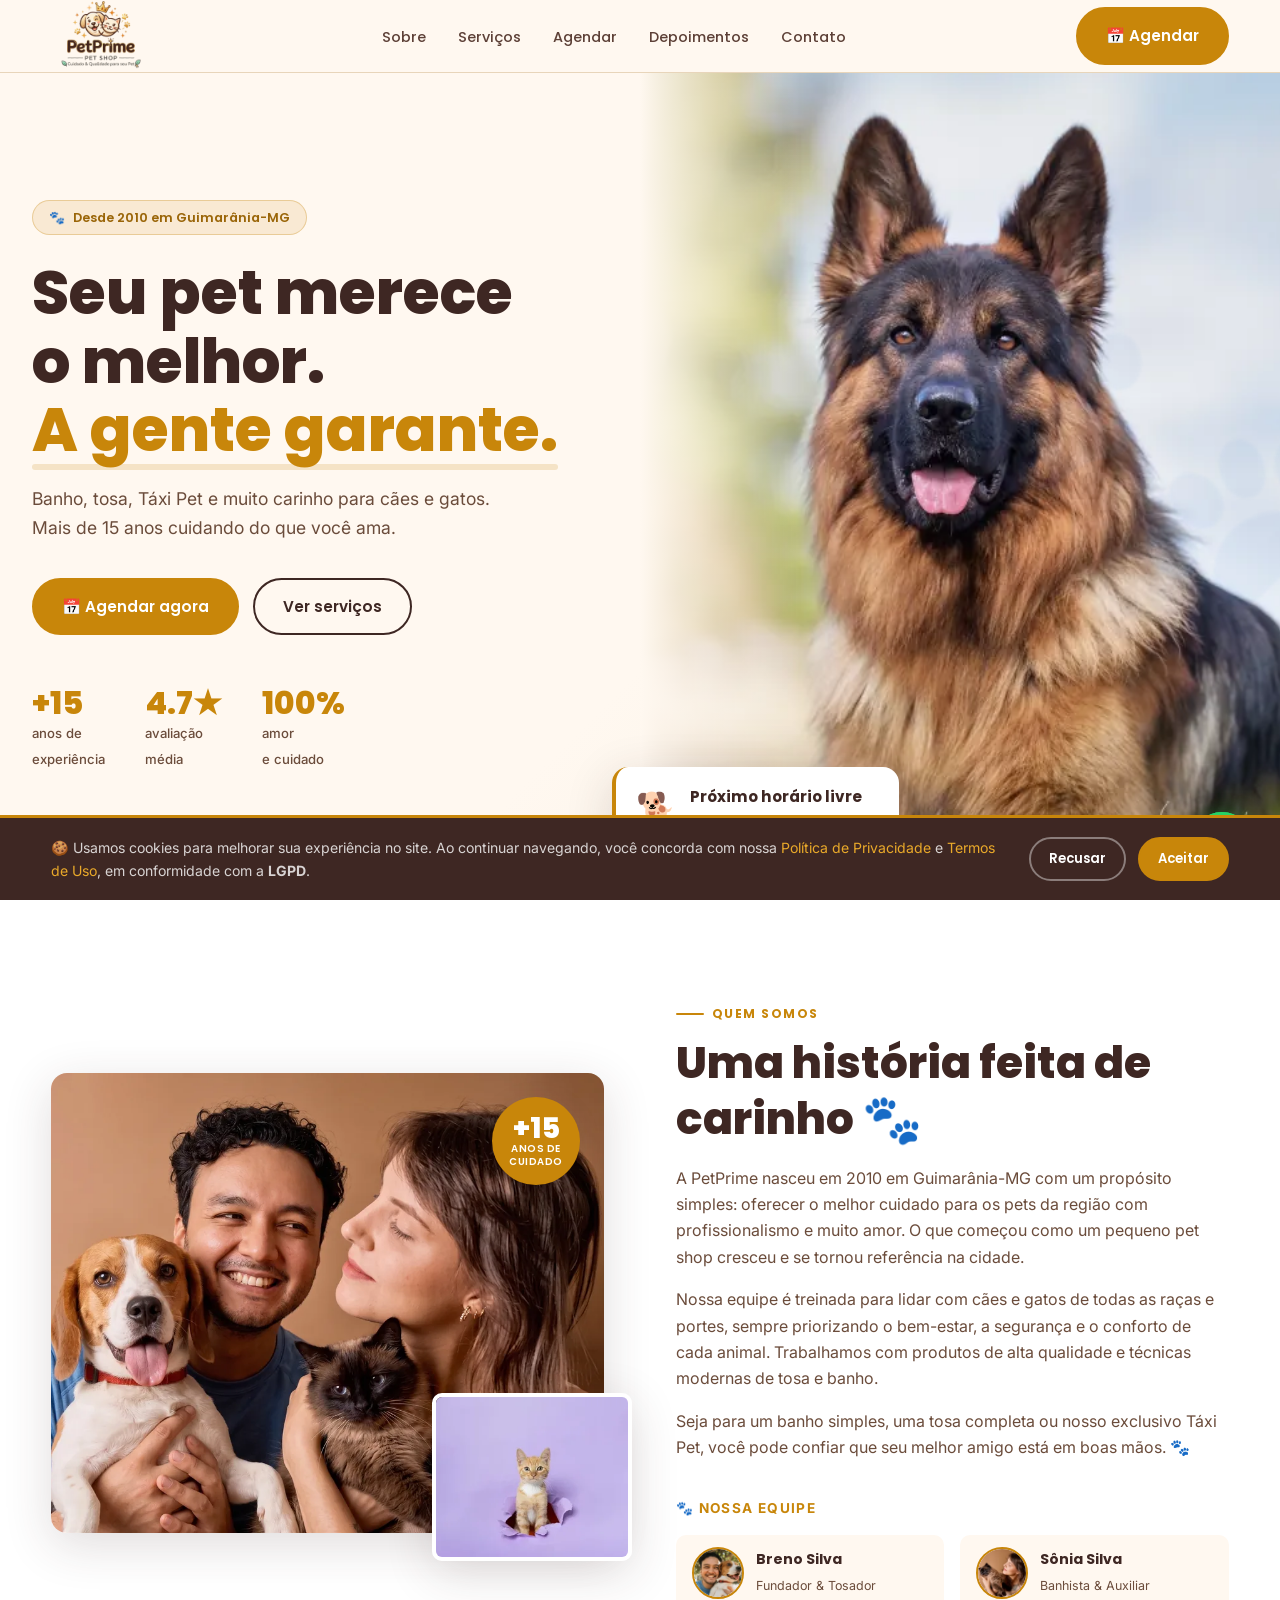
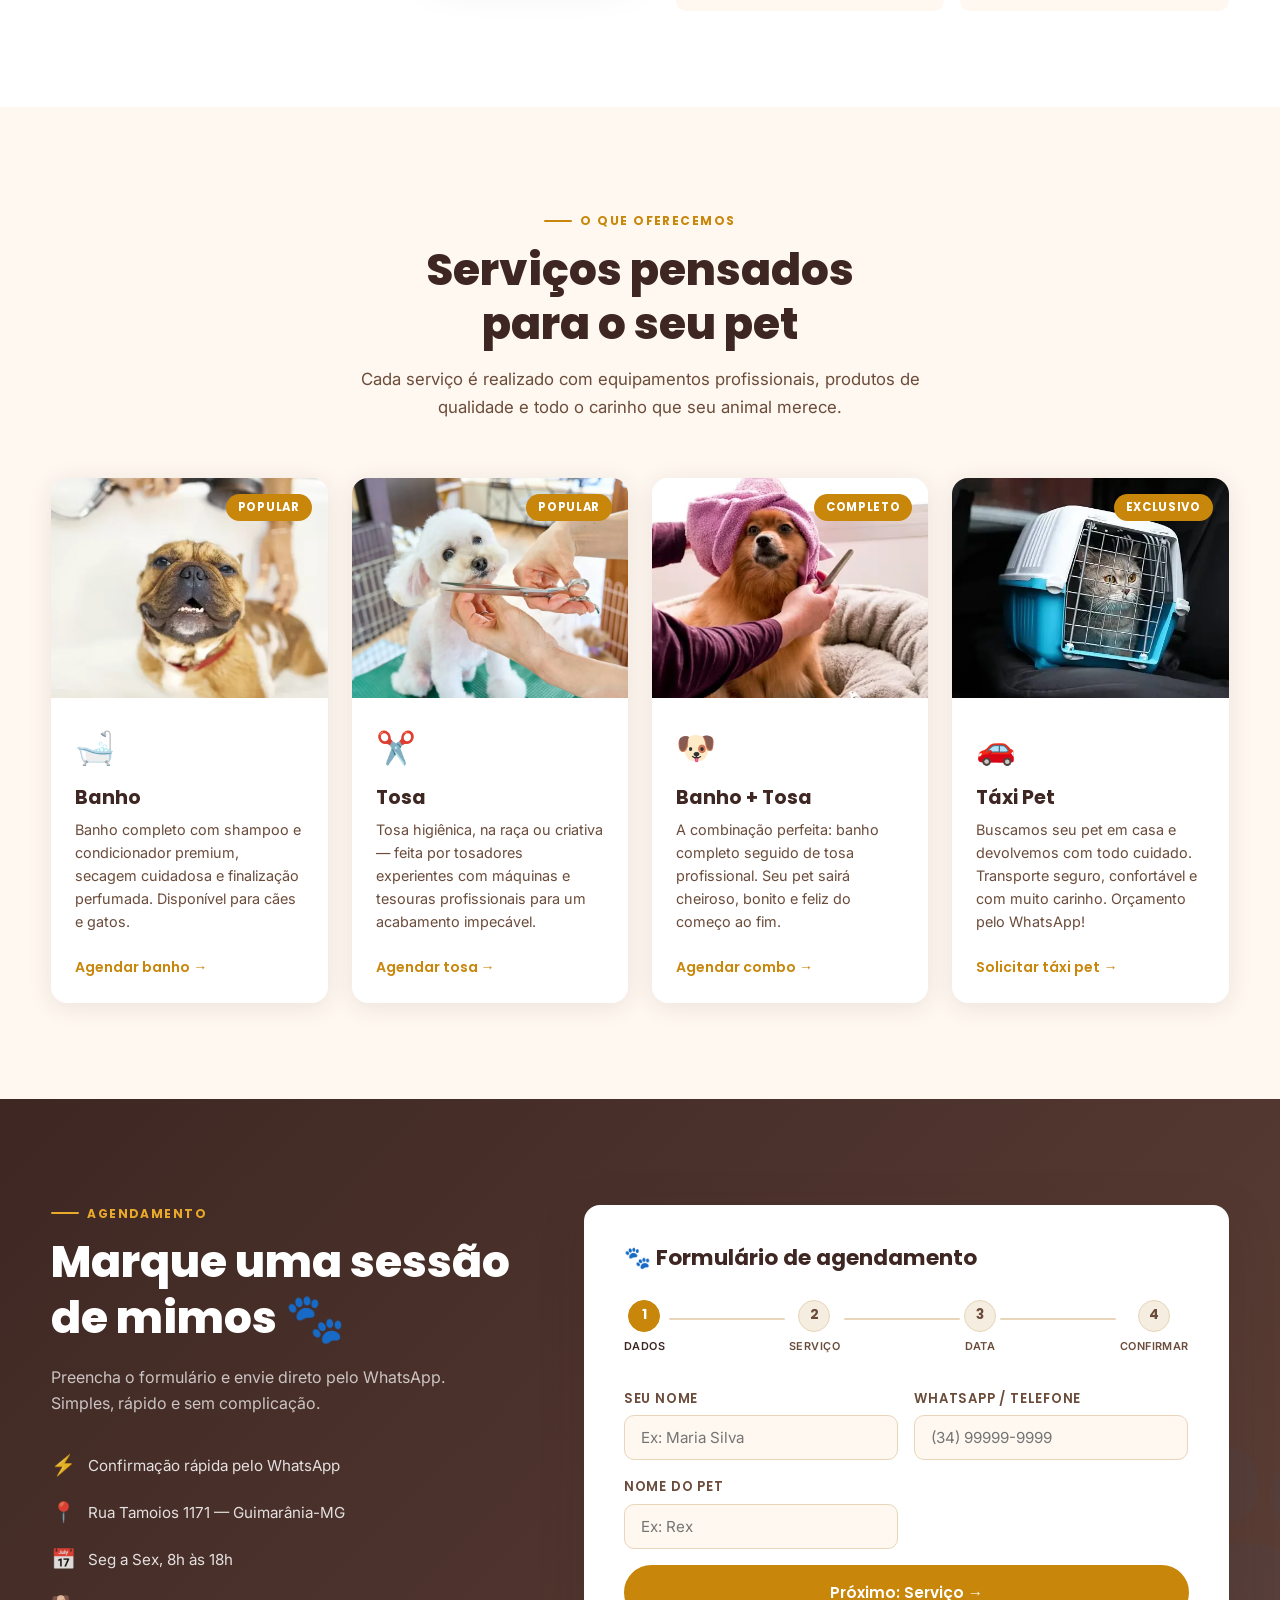
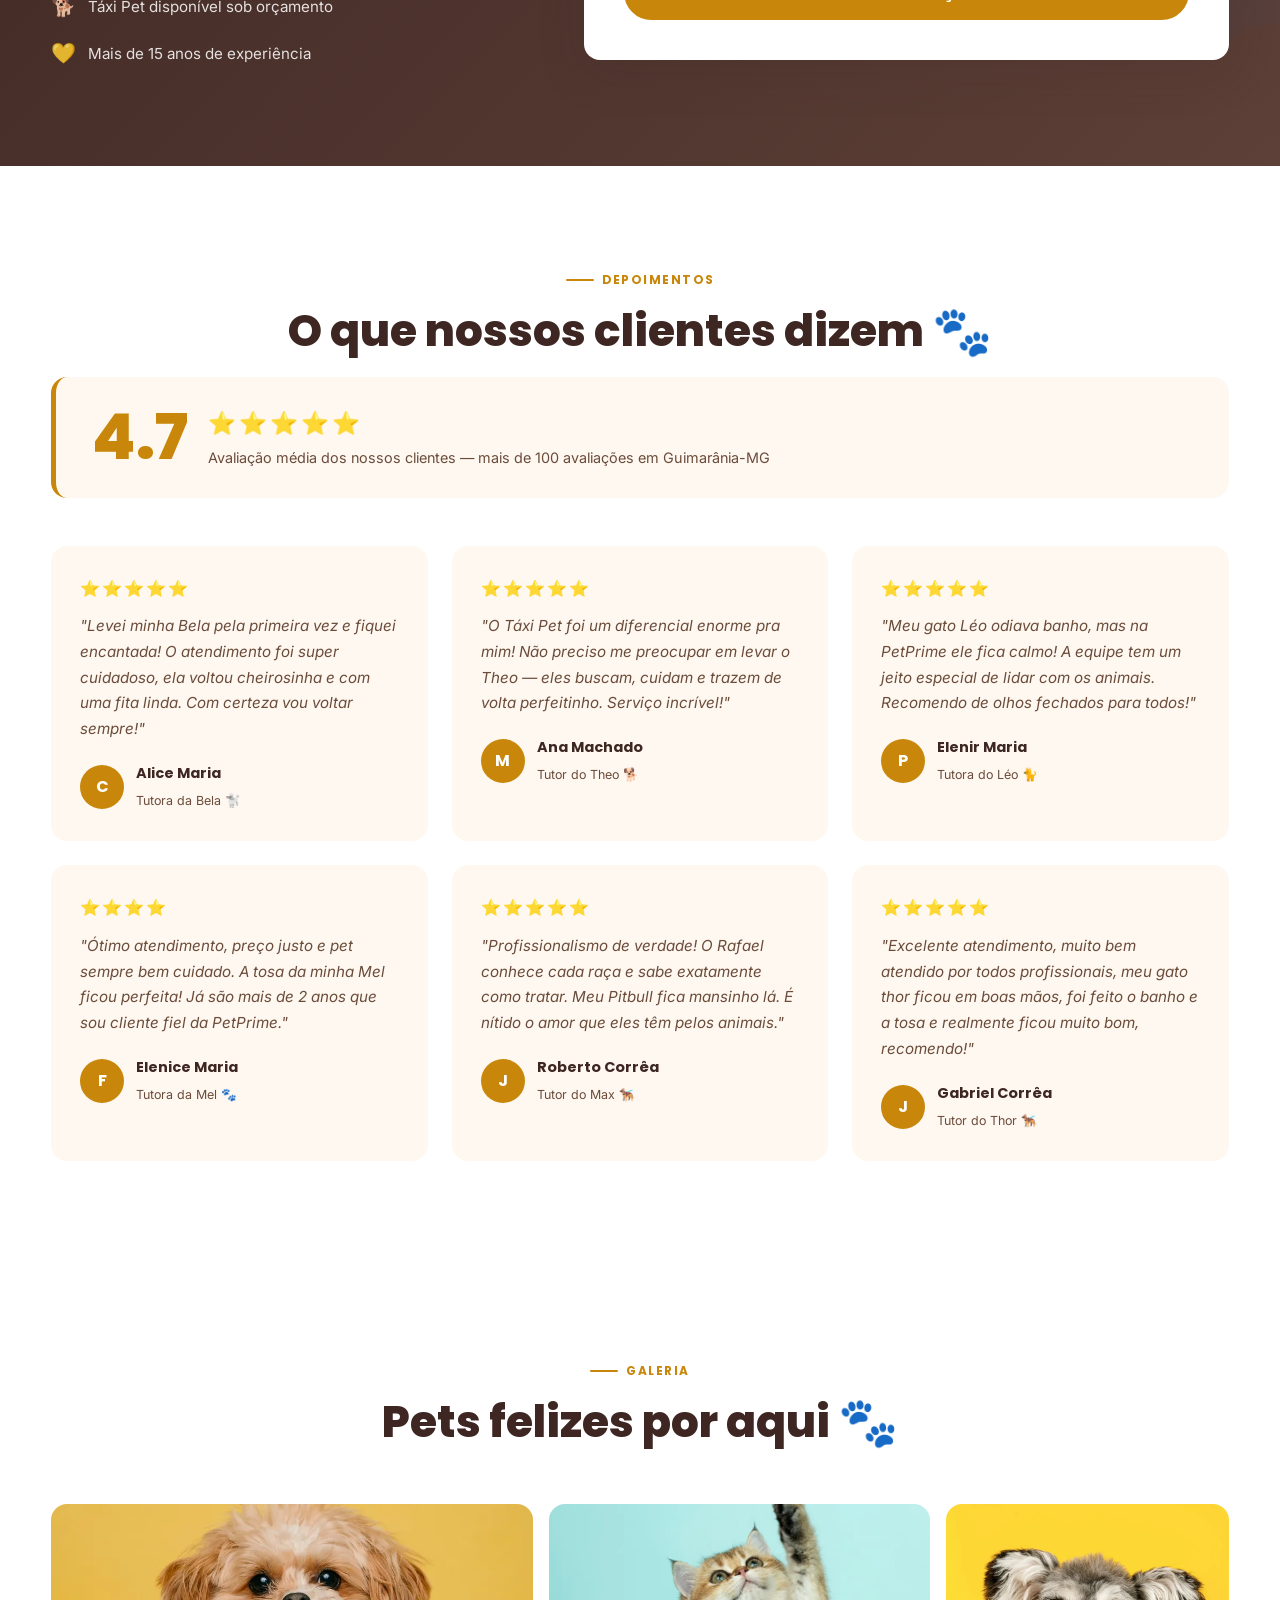
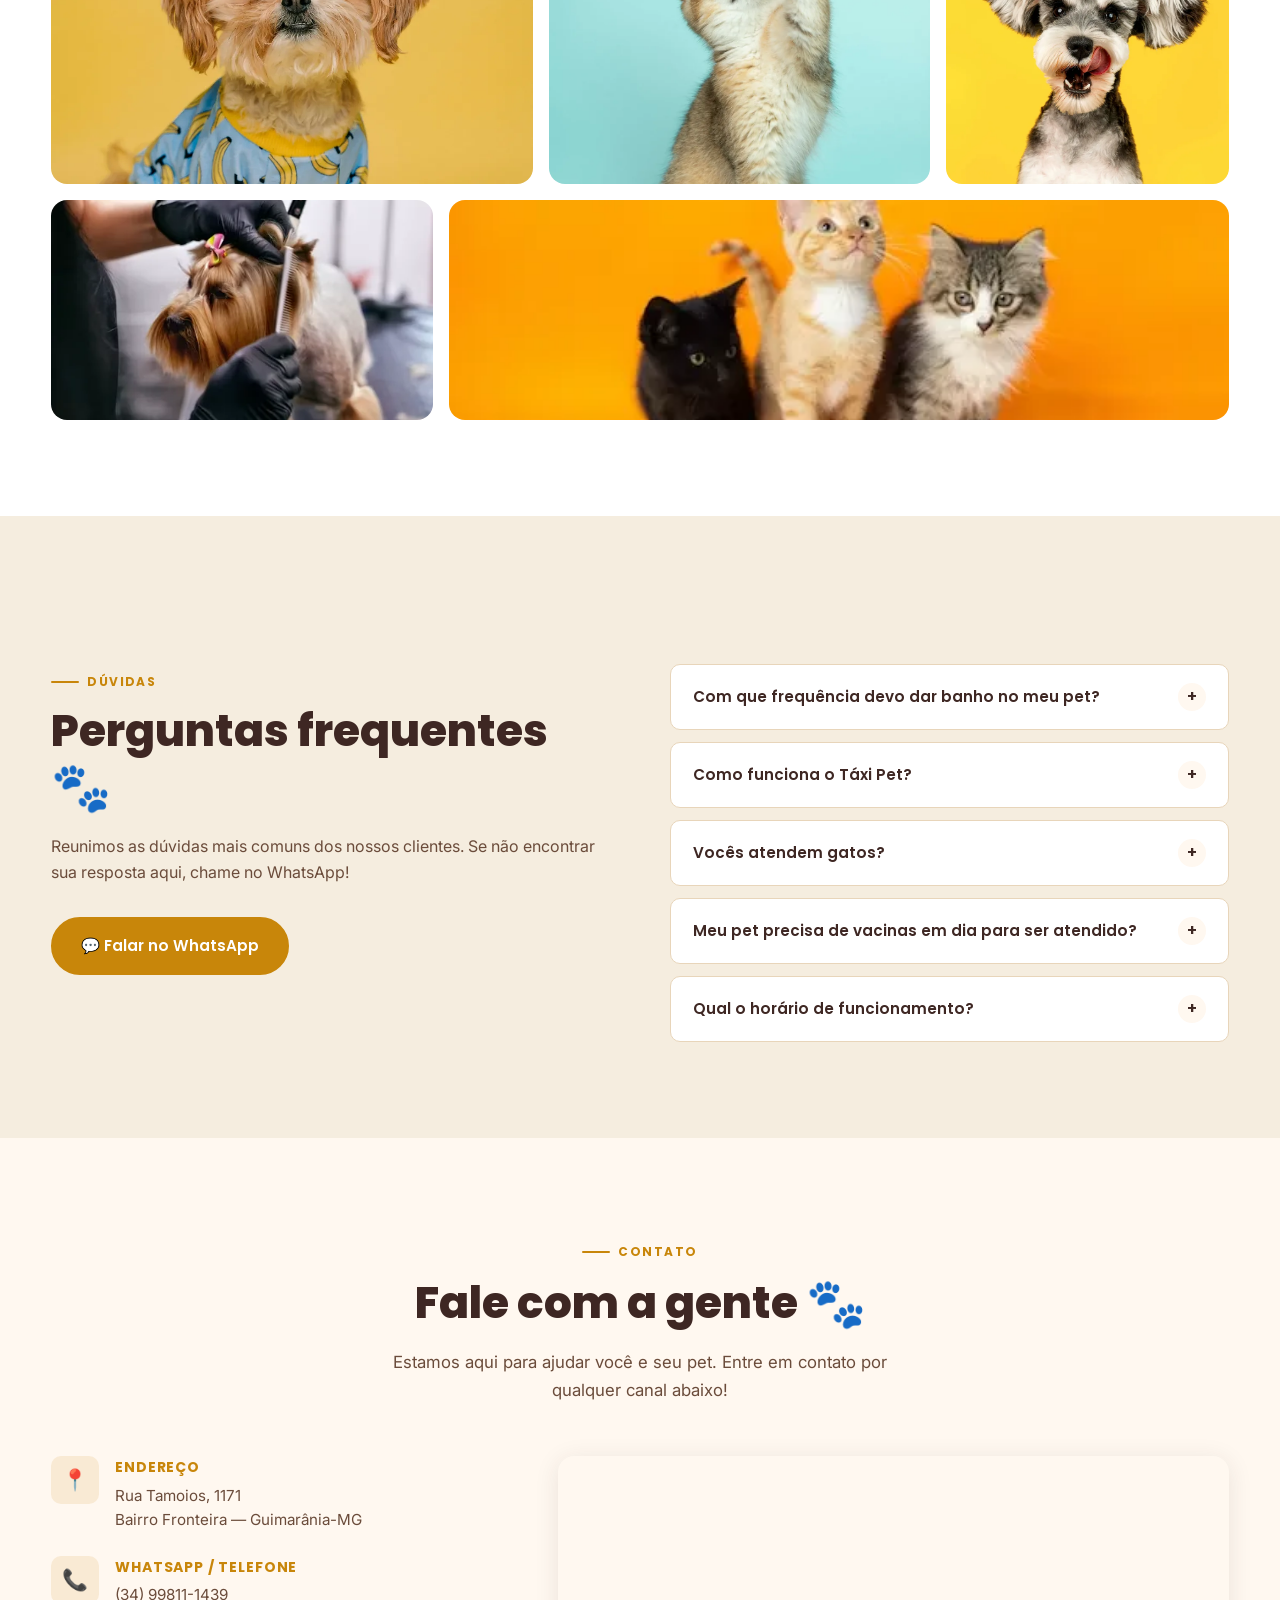
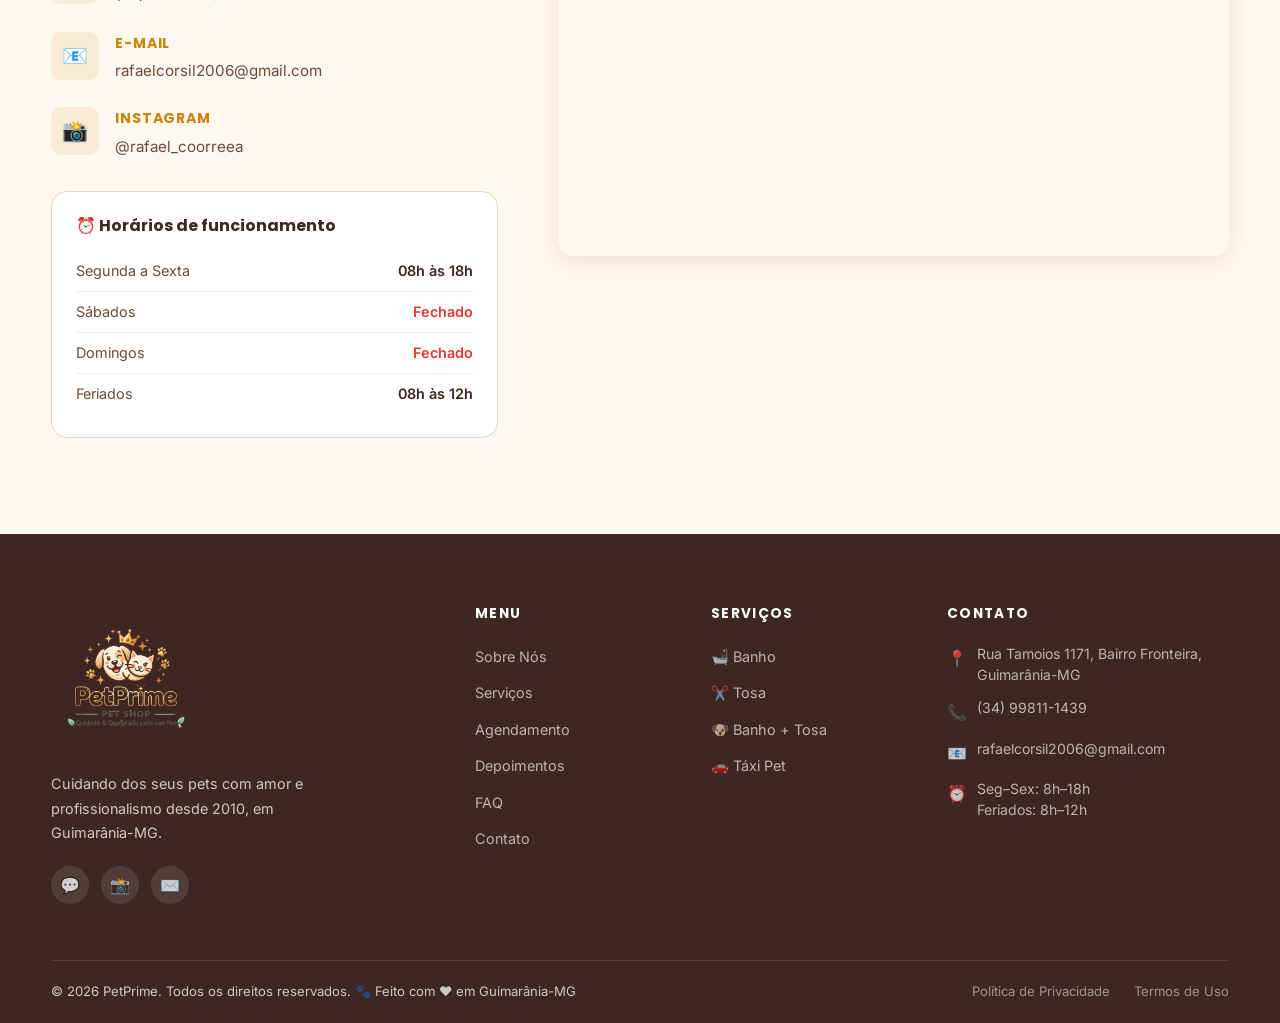
<file: index.html>
<!DOCTYPE html>
<html lang="pt-BR">
<head>
  <meta charset="UTF-8" />
  <meta name="viewport" content="width=device-width, initial-scale=1.0" />
  <title>PetPrime — Cuidado & Qualidade para seu Pet | Guimarânia-MG</title>
  <meta name="description" content="PetPrime em Guimarânia-MG: banho, tosa, banho+tosa e táxi pet com cuidado profissional desde 2010. Agende pelo WhatsApp!"/>
  <meta name="keywords" content="banho e tosa, pet shop, Guimarânia, MG, táxi pet, cuidados com animais, cachorro, gato"/>
  <meta name="author" content="PetPrime"/>
  <meta property="og:title" content="PetPrime — Cuidado & Qualidade para seu Pet"/>
  <meta property="og:description" content="Banho, tosa e táxi pet em Guimarânia-MG. Desde 2010 cuidando dos seus pets com carinho e profissionalismo."/>
  <meta property="og:type" content="website"/>
  <meta property="og:locale" content="pt_BR"/>
  <meta property="og:url" content="https://petprime.com.br/"/>
  <meta property="og:image" content="https://petprime.com.br/images/caoGrande.webp"/>
  <meta name="robots" content="index, follow"/>
  <link rel="canonical" href="https://petprime.com.br/"/>
  <link rel="preconnect" href="https://fonts.googleapis.com"/>
  <link rel="preconnect" href="https://fonts.gstatic.com" crossorigin/>
  <link rel="stylesheet" href="https://fonts.googleapis.com/css2?family=Poppins:wght@400;500;600;700;800&family=Inter:wght@400;500;600&display=swap"/>
  <link rel="stylesheet" href="css/style.css"/>

  <!-- Favicon -->
  <link rel="icon" type="image/x-icon" href="images/favicon-ico.ico" class="favicon">
</head>
<body> 

<!-- ============================================================
     HEADER
============================================================ -->
<header id="header">
  <div class="container">
    <div class="header-inner">
      <a href="#" class="logo" aria-label="PetPrime Home">
        <img src="images/logo.png" alt="PetPrime Logo" class="logo-img" loading="lazy"/>
      </a>

      <nav aria-label="Menu principal">
        <ul> 
          <li><a href="#sobre">Sobre</a></li>
          <li><a href="#servicos">Serviços</a></li>
          <li><a href="#agendamento">Agendar</a></li>
          <li><a href="#depoimentos">Depoimentos</a></li>
          <li><a href="#contato">Contato</a></li>
        </ul>
      </nav>

      <div class="header-cta">
        <a href="https://wa.me/5534998111439?text=Olá%2C%20gostaria%20de%20agendar%20um%20serviço%20na%20PetPrime!" target="_blank" rel="noopener" class="btn btn-primary" aria-label="Agendar pelo WhatsApp">
          📅 Agendar
        </a>
        <button class="hamburger" aria-label="Abrir menu" aria-expanded="false">
          <span></span><span></span><span></span>
        </button>
      </div>
    </div>
  </div>
</header>

<!-- Mobile Nav -->
<nav class="mobile-nav" aria-label="Menu mobile">
  <ul>
    <li><a href="#sobre">Sobre</a></li>
    <li><a href="#servicos">Serviços</a></li>
    <li><a href="#agendamento">Agendar</a></li>
    <li><a href="#depoimentos">Depoimentos</a></li>
    <li><a href="#faq">FAQ</a></li>
    <li><a href="#contato">Contato</a></li>
  </ul>
  <a href="https://wa.me/5534998111439?text=Olá%2C%20gostaria%20de%20agendar%20um%20serviço%20na%20PetPrime!" target="_blank" rel="noopener" class="btn btn-primary">📅 Agendar pelo WhatsApp</a>
</nav>


<!-- ============================================================
     HERO
============================================================ -->
<section id="hero" aria-label="Início">
  <div class="hero-content">

    <!-- Logo visível APENAS no mobile — rola junto com a página -->
    <div class="hero-logo-mobile">
      <img src="images/logo.png" alt="PetPrime Logo" loading="lazy"/>
    </div>

    <div class="hero-badge">
      <span>🐾</span> Desde 2010 em Guimarânia-MG
    </div>
    <h1 class="hero-title">
      Seu pet merece<br>o melhor.<br><span>A gente garante.</span>
    </h1>
    <p class="hero-sub">
      Banho, tosa, Táxi Pet e muito carinho para cães e gatos. Mais de 15 anos cuidando do que você ama.
    </p>
    <div class="hero-cta">
      <a href="#agendamento" class="btn btn-primary">📅 Agendar agora</a>
      <a href="#servicos" class="btn btn-outline">Ver serviços</a>
    </div>
    <div class="hero-stats">
      <div class="hero-stat">
        <strong>+15</strong>
        <span>anos de<br>experiência</span>
      </div>
      <div class="hero-stat">
        <strong>4.7★</strong>
        <span>avaliação<br>média</span>
      </div>
      <div class="hero-stat">
        <strong>100%</strong>
        <span>amor<br>e cuidado</span>
      </div>
    </div>
  </div>

  <div class="hero-image" aria-hidden="true">
    <!-- Hero: profissional com cão grande -->
    <img
      src="images/caoGrande.webp"
      alt="Profissional cuidando de cão grande"
      loading="eager"
    />
    <div class="hero-float-card">
      <span class="icon">🐕</span>
      <div class="info">
        <strong>Próximo horário livre</strong>
        <span>Agende agora pelo WhatsApp!</span>
      </div>
    </div>
  </div>

  <div class="hero-bg-paw" aria-hidden="true">🐾</div>
</section>


<!-- ============================================================
     SOBRE NÓS
============================================================ -->
<section id="sobre" class="section">
  <div class="container">
    <div class="sobre-grid">

      <div class="sobre-images" aria-hidden="true">
        <div class="sobre-img-main">
          <img
            src="images/fotoEquipe.webp"
            alt="Equipe PetPrime"
            loading="lazy"
          />
        </div>
        <div class="sobre-img-secondary">
          <img
            src="images/gatoFeliz.webp"
            alt="Gato Feliz"
            loading="lazy"
          />
        </div>
        <div class="sobre-badge-anos">
          <strong>+15</strong>
          <span>anos de cuidado</span>
        </div>
      </div>

      <div class="sobre-content">
        <div class="fade-up">
          <span class="section-label">Quem somos</span>
          <h2 class="section-title">Uma história feita de carinho <span class="paw">🐾</span></h2>
        </div>
        <div class="fade-up fade-up-delay-1">
          <p class="sobre-text">
            A PetPrime nasceu em 2010 em Guimarânia-MG com um propósito simples: oferecer o melhor cuidado para os pets da região com profissionalismo e muito amor. O que começou como um pequeno pet shop cresceu e se tornou referência na cidade.
          </p>
          <p class="sobre-text">
            Nossa equipe é treinada para lidar com cães e gatos de todas as raças e portes, sempre priorizando o bem-estar, a segurança e o conforto de cada animal. Trabalhamos com produtos de alta qualidade e técnicas modernas de tosa e banho.
          </p>
          <p class="sobre-text">
            Seja para um banho simples, uma tosa completa ou nosso exclusivo Táxi Pet, você pode confiar que seu melhor amigo está em boas mãos. 🐾
          </p>
        </div>

        <div class="equipe fade-up fade-up-delay-2">
          <p class="equipe-title">🐾 Nossa equipe</p>
          <div class="equipe-cards">
            <div class="equipe-card">
              <img
                src="images/brenoFoto.webp" 
                alt="Breno Silva - Fundador"
                loading="lazy"
              />
              <div>
                <strong>Breno Silva</strong>
                <span>Fundador & Tosador</span>
              </div>
            </div>
            <div class="equipe-card">
              <img
                src="images/soniaFoto.webp"
                alt="Sônia Silva - Banhista"
                loading="lazy"
              />
              <div>
                <strong>Sônia Silva</strong>
                <span>Banhista & Auxiliar</span>
              </div>
            </div>
          </div>
        </div>
      </div>

    </div>
  </div>
</section>


<!-- ============================================================
     SERVIÇOS
============================================================ -->
<section id="servicos" class="section">
  <div class="container">
    <div class="text-center fade-up">
      <span class="section-label">O que oferecemos</span>
      <h2 class="section-title">Serviços pensados<br>para o seu pet</h2>
      <p class="section-sub">Cada serviço é realizado com equipamentos profissionais, produtos de qualidade e todo o carinho que seu animal merece.</p>
    </div>

    <div class="servicos-grid">

      <!-- Banho -->
      <div class="servico-card fade-up fade-up-delay-1">
        <div class="servico-img">
          <img
            src="images/banho.webp"
            alt="Banho para gatos e cães"
            loading="lazy"
          />
          <span class="servico-tag">Popular</span>
        </div>
        <div class="servico-body">
          <span class="servico-icon">🛁</span>
          <h3>Banho</h3>
          <p>Banho completo com shampoo e condicionador premium, secagem cuidadosa e finalização perfumada. Disponível para cães e gatos.</p>
          <a href="#agendamento" class="servico-link">Agendar banho →</a>
        </div>
      </div>

      <!-- Tosa -->
      <div class="servico-card fade-up fade-up-delay-2">
        <div class="servico-img">
          <img
            src="images/tosa.webp"
            alt="Tosa profissional para cães"
            loading="lazy"
          />
          <span class="servico-tag">Popular</span>
        </div>
        <div class="servico-body">
          <span class="servico-icon">✂️</span>
          <h3>Tosa</h3>
          <p>Tosa higiênica, na raça ou criativa — feita por tosadores experientes com máquinas e tesouras profissionais para um acabamento impecável.</p>
          <a href="#agendamento" class="servico-link">Agendar tosa →</a>
        </div>
      </div>

      <!-- Banho + Tosa -->
      <div class="servico-card fade-up fade-up-delay-3">
        <div class="servico-img">
          <img
            src="images/banhoTosa.webp"
            alt="Banho e tosa para Yorkshire"
            loading="lazy"
          />
          <span class="servico-tag">Completo</span>
        </div>
        <div class="servico-body">
          <span class="servico-icon">🐶</span>
          <h3>Banho + Tosa</h3>
          <p>A combinação perfeita: banho completo seguido de tosa profissional. Seu pet sairá cheiroso, bonito e feliz do começo ao fim.</p>
          <a href="#agendamento" class="servico-link">Agendar combo →</a>
        </div>
      </div>

      <!-- Táxi Pet -->
      <div class="servico-card fade-up fade-up-delay-4">
        <div class="servico-img">
          <img
            src="images/taxiPet.webp"
            alt="Táxi Pet - transporte seguro para seu animal"
            loading="lazy"
          />
          <span class="servico-tag">Exclusivo</span>
        </div>
        <div class="servico-body">
          <span class="servico-icon">🚗</span>
          <h3>Táxi Pet</h3>
          <p>Buscamos seu pet em casa e devolvemos com todo cuidado. Transporte seguro, confortável e com muito carinho. Orçamento pelo WhatsApp!</p>
          <a href="#agendamento" class="servico-link">Solicitar táxi pet →</a>
        </div>
      </div>

    </div>
  </div>
</section>


<!-- ============================================================
     AGENDAMENTO
============================================================ -->
<section id="agendamento" class="section">
  <div class="container">
    <div class="agendamento-grid">

      <div class="agendamento-info fade-up">
        <span class="section-label">Agendamento</span>
        <h2 class="section-title" style="color:#fff;">Marque uma sessão de mimos <span class="paw">🐾</span></h2>
        <p>Preencha o formulário e envie direto pelo WhatsApp. Simples, rápido e sem complicação.</p>
        <div class="agendamento-features">
          <div class="agendamento-feature"><span>⚡</span> Confirmação rápida pelo WhatsApp</div>
          <div class="agendamento-feature"><span>📍</span> Rua Tamoios 1171 — Guimarânia-MG</div>
          <div class="agendamento-feature"><span>📅</span> Seg a Sex, 8h às 18h</div>
          <div class="agendamento-feature"><span>🐕</span> Táxi Pet disponível sob orçamento</div>
          <div class="agendamento-feature"><span>💛</span> Mais de 15 anos de experiência</div>
        </div>
      </div>

      <div class="form-card fade-up fade-up-delay-1">
        <h3>🐾 Formulário de agendamento</h3>

        <form id="form-agendamento" novalidate>

          <!-- Indicador de progresso — DENTRO do form para o JS encontrar via form.querySelectorAll -->
          <div class="form-steps" aria-hidden="true">
            <div class="form-step active" data-step="1">
              <span class="form-step-circle">1</span>
              <span class="form-step-label">Dados</span>
            </div>
            <div class="form-step-line" data-after="1"></div>
            <div class="form-step" data-step="2">
              <span class="form-step-circle">2</span>
              <span class="form-step-label">Serviço</span>
            </div>
            <div class="form-step-line" data-after="2"></div>
            <div class="form-step" data-step="3">
              <span class="form-step-circle">3</span>
              <span class="form-step-label">Data</span>
            </div>
            <div class="form-step-line" data-after="3"></div>
            <div class="form-step" data-step="4">
              <span class="form-step-circle">4</span>
              <span class="form-step-label">Confirmar</span>
            </div>
          </div>

          <!-- ETAPA 1: Dados do tutor e pet -->
          <fieldset class="form-stage active" data-stage="1">
            <div class="form-row">
              <div class="form-group">
                <label for="nome">Seu nome</label>
                <div class="input-wrap">
                  <input type="text" id="nome" name="nome" placeholder="Ex: Maria Silva" required autocomplete="name"/>
                  <span class="input-check">✓</span>
                </div>
                <span class="form-error"></span>
              </div>
              <div class="form-group">
                <label for="telefone">WhatsApp / Telefone</label>
                <div class="input-wrap">
                  <input type="tel" id="telefone" name="telefone" placeholder="(34) 99999-9999" required autocomplete="tel" inputmode="numeric" maxlength="15"/>
                  <span class="input-check">✓</span>
                </div>
                <span class="form-error"></span>
              </div>
            </div>

            <div class="form-group">
              <label for="pet">Nome do pet</label>
              <div class="input-wrap">
                <input type="text" id="pet" name="pet" placeholder="Ex: Rex" required/>
                <span class="input-check">✓</span>
              </div>
              <span class="form-error"></span>
            </div>

            <button type="button" class="btn btn-primary form-next" data-next="2">
              Próximo: Serviço →
            </button>
          </fieldset>

          <!-- ETAPA 2: Serviço, porte, pelagem e Táxi Pet -->
          <fieldset class="form-stage" data-stage="2">

            <div class="form-row">
              <div class="form-group">
                <label for="servico">Serviço desejado</label>
                <div class="input-wrap">
                  <select id="servico" name="servico" required>
                    <option value="">Selecione...</option>
                    <option value="Banho">🛁 Banho</option>
                    <option value="Tosa">✂️ Tosa</option>
                    <option value="Banho + Tosa">🐶 Banho + Tosa</option>
                  </select>
                  <span class="input-check">✓</span>
                </div>
                <span class="form-error"></span>
              </div>

              <div class="form-group">
                <label for="porte">Porte do pet</label>
                <div class="input-wrap">
                  <select id="porte" name="porte" required>
                    <option value="">Selecione...</option>
                    <option value="pequeno">🐩 Pequeno (até 10kg)</option>
                    <option value="medio">🐕 Médio (10–25kg)</option>
                    <option value="grande">🐕‍🦺 Grande (acima de 25kg)</option>
                  </select>
                  <span class="input-check">✓</span>
                </div>
                <span class="form-error"></span>
              </div>
            </div>

            <div class="form-row">
              <div class="form-group">
                <label for="pelagem">Tipo de pelagem</label>
                <div class="input-wrap">
                  <select id="pelagem" name="pelagem" required>
                    <option value="">Selecione...</option>
                    <option value="curto">✂️ Curto (sem acréscimo)</option>
                    <option value="medio">🐾 Médio (+15%)</option>
                    <option value="longo">🌀 Longo/Enrolado — poodle, shih-tzu... (+30%)</option>
                  </select>
                  <span class="input-check">✓</span>
                </div>
                <span class="form-error"></span>
              </div>

              <div class="form-group">
                <label for="peso">Peso aproximado (kg) <span class="form-optional">opcional</span></label>
                <div class="input-wrap">
                  <input type="number" id="peso" name="peso" placeholder="Ex: 8" min="0.5" max="100" step="0.5" inputmode="decimal"/>
                  <span class="input-check">✓</span>
                </div>
                <span class="form-hint">Apenas para registro — não afeta o preço.</span>
              </div>
            </div>

            <!-- Checkbox desembaraço -->
            <label class="taxi-check">
              <input type="checkbox" id="desembaraco" name="desembaraco"/>
              <span class="taxi-check-label">
                <strong>🪢 Meu pet está com nós ou pelo emaranhado</strong>
                Se marcado, soma uma taxa de desembaraço de R$ 15,00.
              </span>
            </label>

            <!-- Táxi Pet -->
            <label class="taxi-check" style="margin-top:12px;">
              <input type="checkbox" id="taxi-pet" name="taxi-pet"/>
              <span class="taxi-check-label">
                <strong>🚗 Solicitar Táxi Pet</strong>
                Buscamos seu pet em casa. Taxa fixa R$ 18 + R$ 2,50/km (ida e volta).
              </span>
            </label>

            <!-- Campos do Táxi Pet (revelados ao marcar) -->
            <div id="taxi-fields" hidden>
              <div class="form-group" style="margin-top:12px;">
                <label for="endereco">Endereço para busca</label>
                <div class="input-wrap">
                  <input type="text" id="endereco" name="endereco" placeholder="Rua, número, bairro"/>
                  <span class="input-check">✓</span>
                </div>
              </div>

              <div class="form-group">
                <label for="distancia">Distância até sua casa</label>
                <div class="input-wrap">
                  <select id="distancia" name="distancia">
                    <option value="">Selecione a faixa...</option>
                    <option value="3">📍 Até 5km (usamos 3km p/ estimativa)</option>
                    <option value="7.5">📍 Entre 5km e 10km (usamos 7,5km)</option>
                    <option value="consulta">📍 Acima de 10km — sob consulta</option>
                  </select>
                  <span class="input-check">✓</span>
                </div>
                <span class="form-hint">
                  <!-- NOTA TÉCNICA: este cálculo usa faixas informadas pelo cliente,
                       NÃO calcula rota real. Para calcular pelo endereço real,
                       será necessário integrar Google Maps Distance Matrix API
                       ou Mapbox Directions API (projeto separado). -->
                  Estimativa baseada na faixa selecionada. Valor final confirmado pelo WhatsApp.
                </span>
              </div>
            </div>

            <!-- Preview de preço em tempo real -->
            <div class="preco-preview" id="preco-preview" hidden>
              <div class="preco-preview-title">💰 Estimativa em tempo real</div>
              <div id="preco-preview-detalhes"></div>
              <div class="preco-preview-total">
                Total estimado: <strong id="preco-preview-total">R$ 0,00</strong>
              </div>
            </div>

            <div class="form-stage-actions">
              <button type="button" class="btn btn-outline form-prev" data-prev="1">← Voltar</button>
              <button type="button" class="btn btn-primary form-next" data-next="3">Próximo: Data →</button>
            </div>
          </fieldset>

          <!-- ETAPA 3: Data, horário e observações -->
          <fieldset class="form-stage" data-stage="3">
            <div class="form-row">
              <div class="form-group">
                <label for="data">Data desejada</label>
                <div class="input-wrap">
                  <input type="date" id="data" name="data" required/>
                  <span class="input-check">✓</span>
                </div>
                <span class="form-error"></span>
                <span class="form-hint" id="data-hint"></span>
              </div>
              <div class="form-group">
                <label for="hora">Horário</label>
                <div class="input-wrap">
                  <select id="hora" name="hora" required disabled>
                    <option value="">Escolha a data primeiro</option>
                  </select>
                  <span class="input-check">✓</span>
                </div>
                <span class="form-error"></span>
              </div>
            </div>

            <div class="form-group">
              <label for="observacoes">Observações (opcional)</label>
              <textarea id="observacoes" name="observacoes" rows="3" maxlength="300" placeholder="Raça do pet, cuidados especiais, alergias..."></textarea>
              <span class="form-charcount"><span id="obs-count">0</span>/300</span>
            </div>

            <div class="form-stage-actions">
              <button type="button" class="btn btn-outline form-prev" data-prev="2">← Voltar</button>
              <button type="button" class="btn btn-primary form-next" data-next="4">Revisar pedido →</button>
            </div>
          </fieldset>

          <!-- ETAPA 4: Resumo / confirmação -->
          <fieldset class="form-stage" data-stage="4">
            <div class="resumo-card" id="resumo-card" aria-live="polite"></div>

            <!-- Detalhamento de preço -->
            <div class="preco-resumo" id="preco-resumo"></div>

            <p class="preco-aviso">
              ⚠️ <strong>Valor estimado.</strong> Confirmação final e fechamento de preço acontece pelo WhatsApp. Sujeito a alteração após avaliação presencial do pet.
            </p>

            <div class="form-stage-actions">
              <button type="button" class="btn btn-outline form-prev" data-prev="3">← Voltar</button>
              <button type="submit" class="btn btn-primary form-submit">
                📲 Confirmar e enviar pelo WhatsApp
              </button>
            </div>
          </fieldset>

        </form>
      </div>

    </div>
  </div>
</section>


<!-- ============================================================
     DEPOIMENTOS
============================================================ -->
<section id="depoimentos" class="section">
  <div class="container">
    <div class="text-center fade-up">
      <span class="section-label">Depoimentos</span>
      <h2 class="section-title">O que nossos clientes dizem <span class="paw">🐾</span></h2>
    </div>

    <div class="rating-hero fade-up fade-up-delay-1">
      <div class="rating-score">4.7</div>
      <div class="rating-details">
        <div class="stars">⭐⭐⭐⭐⭐</div>
        <p>Avaliação média dos nossos clientes — mais de 100 avaliações em Guimarânia-MG</p>
      </div>
    </div>

    <div class="depoimentos-grid">

      <div class="depo-card fade-up fade-up-delay-1">
        <div class="depo-stars">⭐⭐⭐⭐⭐</div>
        <p class="depo-text">"Levei minha Bela pela primeira vez e fiquei encantada! O atendimento foi super cuidadoso, ela voltou cheirosinha e com uma fita linda. Com certeza vou voltar sempre!"</p>
        <div class="depo-author">
          <div class="depo-avatar">C</div>
          <div class="depo-author-info">
            <strong>Alice Maria</strong>
            <span>Tutora da Bela 🐩</span>
          </div>
        </div>
      </div>

      <div class="depo-card fade-up fade-up-delay-2">
        <div class="depo-stars">⭐⭐⭐⭐⭐</div>
        <p class="depo-text">"O Táxi Pet foi um diferencial enorme pra mim! Não preciso me preocupar em levar o Theo — eles buscam, cuidam e trazem de volta perfeitinho. Serviço incrível!"</p>
        <div class="depo-author">
          <div class="depo-avatar">M</div>
          <div class="depo-author-info">
            <strong>Ana Machado</strong>
            <span>Tutor do Theo 🐕</span>
          </div>
        </div>
      </div>

      <div class="depo-card fade-up fade-up-delay-3">
        <div class="depo-stars">⭐⭐⭐⭐⭐</div>
        <p class="depo-text">"Meu gato Léo odiava banho, mas na PetPrime ele fica calmo! A equipe tem um jeito especial de lidar com os animais. Recomendo de olhos fechados para todos!"</p>
        <div class="depo-author">
          <div class="depo-avatar">P</div>
          <div class="depo-author-info">
            <strong>Elenir Maria</strong>
            <span>Tutora do Léo 🐈</span>
          </div>
        </div>
      </div>

      <div class="depo-card fade-up fade-up-delay-1">
        <div class="depo-stars">⭐⭐⭐⭐</div>
        <p class="depo-text">"Ótimo atendimento, preço justo e pet sempre bem cuidado. A tosa da minha Mel ficou perfeita! Já são mais de 2 anos que sou cliente fiel da PetPrime."</p>
        <div class="depo-author">
          <div class="depo-avatar">F</div>
          <div class="depo-author-info">
            <strong>Elenice Maria</strong>
            <span>Tutora da Mel 🐾</span>
          </div>
        </div>
      </div>

      <div class="depo-card fade-up fade-up-delay-2">
        <div class="depo-stars">⭐⭐⭐⭐⭐</div>
        <p class="depo-text">"Profissionalismo de verdade! O Rafael conhece cada raça e sabe exatamente como tratar. Meu Pitbull fica mansinho lá. É nítido o amor que eles têm pelos animais."</p>
        <div class="depo-author">
          <div class="depo-avatar">J</div>
          <div class="depo-author-info">
            <strong>Roberto Corrêa</strong>
            <span>Tutor do Max 🐕‍🦺</span>
          </div>
        </div>
      </div>

      <div class="depo-card fade-up fade-up-delay-2">
        <div class="depo-stars">⭐⭐⭐⭐⭐</div>
        <p class="depo-text">"Excelente atendimento, muito bem atendido por todos profissionais, meu gato thor ficou em boas mãos, foi feito o banho e a tosa e realmente ficou muito bom, recomendo!"</p>
        <div class="depo-author">
          <div class="depo-avatar">J</div>
          <div class="depo-author-info">
            <strong>Gabriel Corrêa</strong>
            <span>Tutor do Thor 🐕‍🦺</span>
          </div>
        </div>
      </div>

    </div>
  </div>
</section>


<!-- ============================================================
     GALERIA
============================================================ -->
<section id="galeria" class="section">
  <div class="container">
    <div class="text-center fade-up">
      <span class="section-label">Galeria</span>
      <h2 class="section-title">Pets felizes por aqui <span class="paw">🐾</span></h2>
    </div>
    <div class="galeria-grid">
      <div class="galeria-item fade-up">
        <img src="images/cachorroFofo.webp" alt="Cão feliz" loading="lazy"/>
      </div>
      <div class="galeria-item fade-up fade-up-delay-1">
        <img src="images/gatoLindao.webp" alt="Gato lindão" loading="lazy"/>
      </div>
      <div class="galeria-item fade-up fade-up-delay-2">
        <img src="images/petFeliz.webp" alt="Pet feliz" loading="lazy"/>
      </div>
      <div class="galeria-item fade-up fade-up-delay-1">
        <img src="images/caoSendoCuidado.webp" alt="Cão sendo cuidado" loading="lazy"/>
      </div>
      <div class="galeria-item fade-up fade-up-delay-2">
        <img src="images/gatosFeliz.webp" alt="Gatos felizes" loading="lazy"/>
      </div>
    </div>
  </div>
</section>


<!-- ============================================================
     FAQ
============================================================ -->
<section id="faq" class="section">
  <div class="container">
    <div class="faq-grid">

      <div class="faq-intro fade-up">
        <span class="section-label">Dúvidas</span>
        <h2 class="section-title">Perguntas frequentes <span class="paw">🐾</span></h2>
        <p>Reunimos as dúvidas mais comuns dos nossos clientes. Se não encontrar sua resposta aqui, chame no WhatsApp!</p>
        <a href="https://wa.me/5534998111439" target="_blank" rel="noopener" class="btn btn-primary" style="margin-top:8px;">
          💬 Falar no WhatsApp
        </a>
      </div>

      <div class="faq-list fade-up fade-up-delay-1">

        <div class="faq-item">
          <div class="faq-question" tabindex="0" role="button" aria-expanded="false">
            Com que frequência devo dar banho no meu pet?
            <span class="faq-arrow">+</span>
          </div>
          <div class="faq-answer">
            <p>Para cães, o ideal é a cada 15 dias. Gatos geralmente precisam de menos banhos — a cada 1 ou 2 meses é suficiente na maioria dos casos. Raças com pelagem longa podem exigir cuidados mais frequentes. Nossa equipe pode orientar o melhor para o seu pet!</p>
          </div>
        </div>

        <div class="faq-item">
          <div class="faq-question" tabindex="0" role="button" aria-expanded="false">
            Como funciona o Táxi Pet?
            <span class="faq-arrow">+</span>
          </div>
          <div class="faq-answer">
            <p>O Táxi Pet é nosso serviço de busca e entrega do seu animal. Você agenda pelo WhatsApp, informa o endereço e o horário. Buscamos com cuidado, realizamos o serviço contratado e devolvemos seu pet em casa. O valor varia conforme a distância — solicite orçamento!</p>
          </div>
        </div>

        <div class="faq-item">
          <div class="faq-question" tabindex="0" role="button" aria-expanded="false">
            Vocês atendem gatos?
            <span class="faq-arrow">+</span>
          </div>
          <div class="faq-answer">
            <p>Sim! Temos experiência com cães e gatos de todas as raças e portes. Nossa equipe é treinada para lidar com felinos com gentileza e paciência, tornando a experiência menos estressante para eles.</p>
          </div>
        </div>

        <div class="faq-item">
          <div class="faq-question" tabindex="0" role="button" aria-expanded="false">
            Meu pet precisa de vacinas em dia para ser atendido?
            <span class="faq-arrow">+</span>
          </div>
          <div class="faq-answer">
            <p>Recomendamos fortemente que seu pet esteja com as vacinas em dia, especialmente contra raiva e múltiplas (V8 ou V10 para cães, V4 para gatos). Isso protege seu animal e todos os outros pets que frequentam o espaço.</p>
          </div>
        </div>

        <div class="faq-item">
          <div class="faq-question" tabindex="0" role="button" aria-expanded="false">
            Qual o horário de funcionamento?
            <span class="faq-arrow">+</span>
          </div>
          <div class="faq-answer">
            <p>Funcionamos de segunda a sexta-feira das 8h às 18h. Aos sábados estamos fechados para descanso. Em feriados abrimos das 8h ao meio-dia. Fique atento às nossas redes sociais para avisos especiais!</p>
          </div>
        </div>

      </div>
    </div>
  </div>
</section>


<!-- ============================================================
     CONTATO
============================================================ -->
<section id="contato" class="section">
  <div class="container">
    <div class="text-center fade-up">
      <span class="section-label">Contato</span>
      <h2 class="section-title">Fale com a gente <span class="paw">🐾</span></h2>
      <p class="section-sub">Estamos aqui para ajudar você e seu pet. Entre em contato por qualquer canal abaixo!</p>
    </div>

    <div class="contato-grid">
      <div class="contato-info fade-up fade-up-delay-1">

        <div class="contato-item">
          <div class="contato-icon">📍</div>
          <div>
            <strong>Endereço</strong>
            <p>Rua Tamoios, 1171<br>Bairro Fronteira — Guimarânia-MG</p>
          </div>
        </div>

        <div class="contato-item">
          <div class="contato-icon">📞</div>
          <div>
            <strong>WhatsApp / Telefone</strong>
            <p><a href="https://wa.me/5534998111439" target="_blank" rel="noopener">(34) 99811-1439</a></p>
          </div>
        </div>

        <div class="contato-item">
          <div class="contato-icon">📧</div>
          <div>
            <strong>E-mail</strong>
            <p><a href="mailto:rafaelcorsil2006@gmail.com">rafaelcorsil2006@gmail.com</a></p>
          </div>
        </div>

        <div class="contato-item">
          <div class="contato-icon">📸</div>
          <div>
            <strong>Instagram</strong>
            <p><a href="https://instagram.com/rafael_coorreea" target="_blank" rel="noopener">@rafael_coorreea</a></p>
          </div>
        </div>

        <div class="horarios">
          <h4>⏰ Horários de funcionamento</h4>
          <div class="horario-row">
            <span class="dia">Segunda a Sexta</span>
            <span class="hora">08h às 18h</span>
          </div>
          <div class="horario-row">
            <span class="dia">Sábados</span>
            <span class="fechado">Fechado</span>
          </div>
          <div class="horario-row">
            <span class="dia">Domingos</span>
            <span class="fechado">Fechado</span>
          </div>
          <div class="horario-row">
            <span class="dia">Feriados</span>
            <span class="hora">08h às 12h</span>
          </div>
        </div>

      </div>

      <div class="map-container fade-up fade-up-delay-2">
        <iframe
          title="Localização PetPrime — Rua Tamoios 1171, Guimarânia-MG"
          src="https://www.google.com/maps/embed?pb=!1m13!1m8!1m3!1d1587.631856440118!2d-46.795866172614396!3d-18.840613512439983!3m2!1i1024!2i768!4f13.1!3m2!1m1!2s!5e0!3m2!1spt-BR!2sbr!4v1781585217955!5m2!1spt-BR!2sbr"
          width="600"
          height="450"
          style="border:0;"
          allowfullscreen=""
          loading="lazy"
          referrerpolicy="no-referrer-when-downgrade"
        ></iframe>
      </div>
    </div>
  </div>
</section>


<!-- ============================================================
     FOOTER
============================================================ -->
<footer id="footer">
  <div class="container">
    <div class="footer-grid">

      <div class="footer-brand">
        <img src="images/logo.png" alt="PetPrime Logo" class="logo-img" loading="lazy"/>
        <p style="margin-top:16px;">Cuidando dos seus pets com amor e profissionalismo desde 2010, em Guimarânia-MG.</p>
        <div class="footer-social">
          <a href="https://wa.me/5534998111439" target="_blank" rel="noopener" aria-label="WhatsApp">💬</a>
          <a href="https://instagram.com/rafael_coorreea" target="_blank" rel="noopener" aria-label="Instagram">📸</a>
          <a href="mailto:rafaelcorsil2006@gmail.com" aria-label="E-mail">✉️</a>
        </div>
      </div>

      <div class="footer-col">
        <h4>Menu</h4>
        <ul>
          <li><a href="#sobre">Sobre Nós</a></li>
          <li><a href="#servicos">Serviços</a></li>
          <li><a href="#agendamento">Agendamento</a></li>
          <li><a href="#depoimentos">Depoimentos</a></li>
          <li><a href="#faq">FAQ</a></li>
          <li><a href="#contato">Contato</a></li>
        </ul>
      </div>

      <div class="footer-col">
        <h4>Serviços</h4>
        <ul>
          <li><a href="#agendamento">🛁 Banho</a></li>
          <li><a href="#agendamento">✂️ Tosa</a></li>
          <li><a href="#agendamento">🐶 Banho + Tosa</a></li>
          <li><a href="#agendamento">🚗 Táxi Pet</a></li>
        </ul>
      </div>

      <div class="footer-col">
        <h4>Contato</h4>
        <div class="footer-contact-item">
          <span class="icon">📍</span>
          <p>Rua Tamoios 1171, Bairro Fronteira, Guimarânia-MG</p>
        </div>
        <div class="footer-contact-item">
          <span class="icon">📞</span>
          <a href="https://wa.me/5534998111439">(34) 99811-1439</a>
        </div>
        <div class="footer-contact-item">
          <span class="icon">📧</span>
          <a href="mailto:rafaelcorsil2006@gmail.com">rafaelcorsil2006@gmail.com</a>
        </div>
        <div class="footer-contact-item">
          <span class="icon">⏰</span>
          <p>Seg–Sex: 8h–18h<br>Feriados: 8h–12h</p>
        </div>
      </div>

    </div>

    <div class="footer-bottom">
      <p>© PetPrime. Todos os direitos reservados. 🐾 Feito com ❤️ em Guimarânia-MG</p>
      <div class="footer-bottom-links">
        <a href="pages/privacidade.html">Política de Privacidade</a>
        <a href="pages/termos.html">Termos de Uso</a>
      </div>
    </div>
  </div>
</footer>


<!-- ============================================================
     WhatsApp Flutuante
============================================================ -->
<a
  href="https://wa.me/5534998111439?text=Olá%2C%20gostaria%20de%20agendar%20um%20serviço%20na%20PetPrime!"
  target="_blank"
  rel="noopener"
  class="whatsapp-float"
  aria-label="Falar no WhatsApp"
>
  <span class="whatsapp-tooltip">Fale conosco!</span>
    <img src="images/whatsapp.webp" alt="Ícone do WhatsApp" class="whatsapp-icon" loading="lazy"/>
</a>


<!-- ============================================================
     LGPD Banner
============================================================ -->
<div id="lgpd-banner" role="dialog" aria-label="Aviso de cookies">
  <div class="container">
    <div class="lgpd-inner">
      <p>
        🍪 Usamos cookies para melhorar sua experiência no site. Ao continuar navegando, você concorda com nossa
        <a href="pages/privacidade.html">Política de Privacidade</a> e <a href="pages/termos.html">Termos de Uso</a>,
        em conformidade com a <strong>LGPD</strong>.
      </p>
      <div class="lgpd-actions">
        <button id="lgpd-decline" class="btn btn-outline" style="color:#fff;border-color:rgba(255,255,255,.4);font-size:.82rem;padding:10px 18px;">Recusar</button>
        <button id="lgpd-accept" class="btn btn-primary" style="font-size:.82rem;padding:10px 18px;">Aceitar</button>
      </div>
    </div>
  </div>
</div>


<script src="js/main.js"></script>
</body>
</html>
</file>
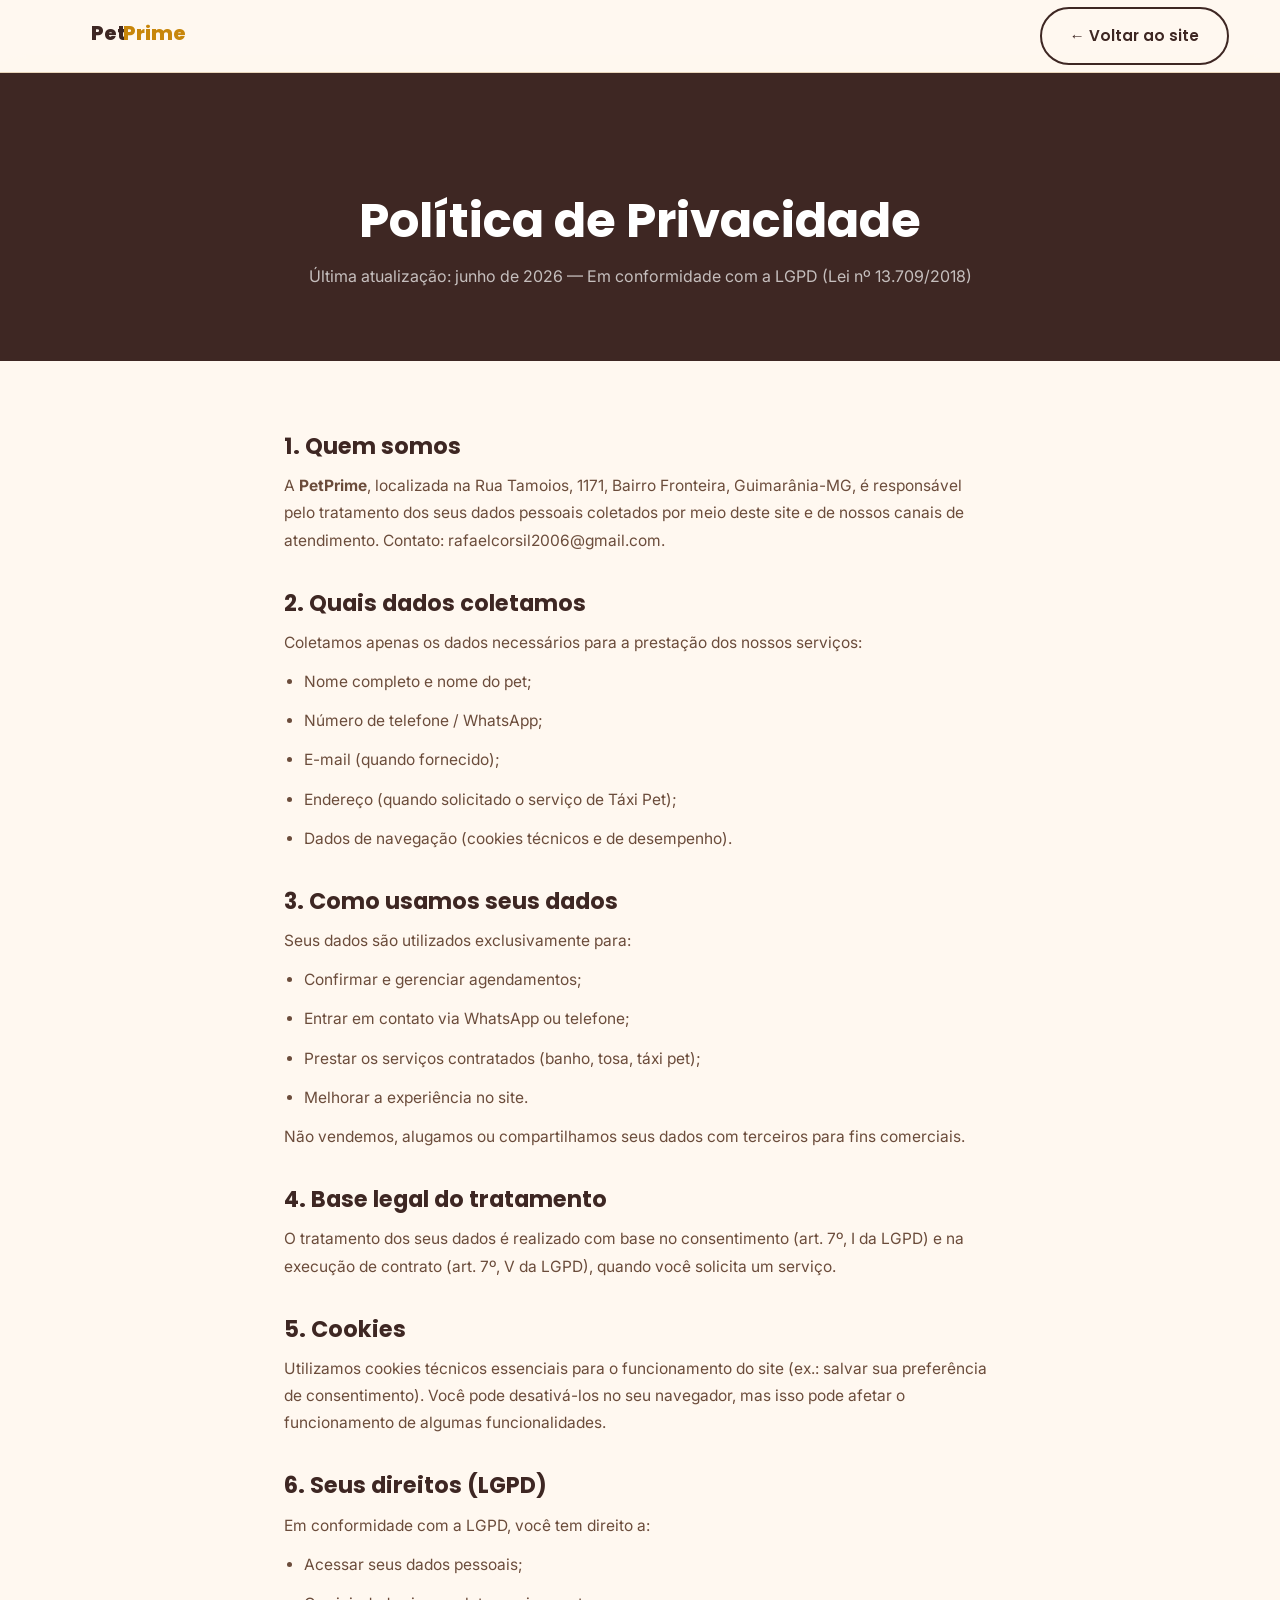
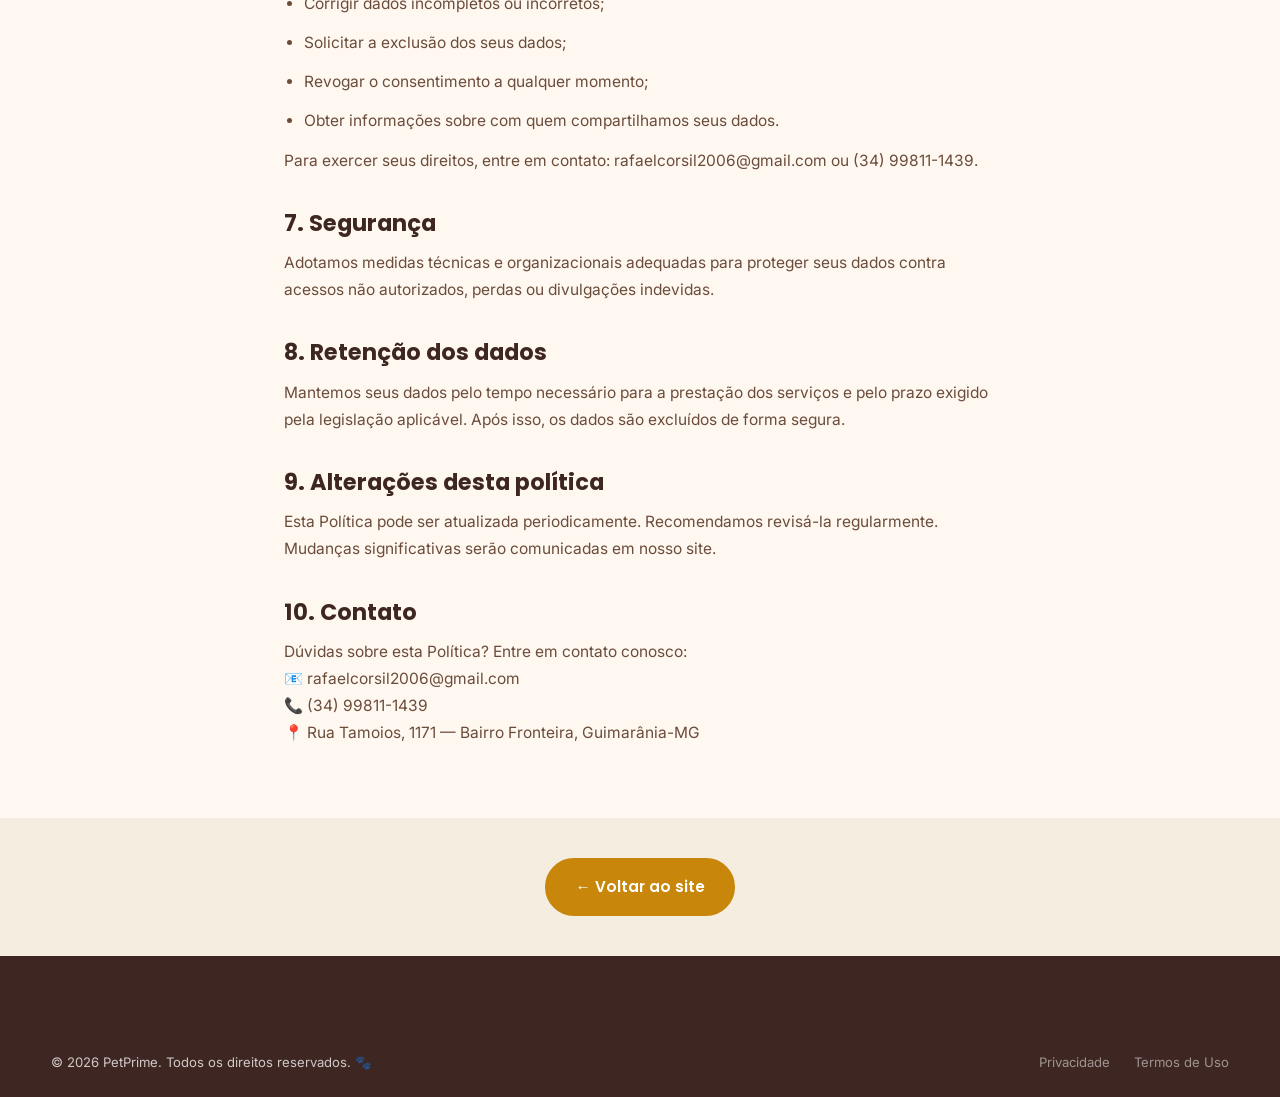
<file: pages/privacidade.html>
<!DOCTYPE html>
<html lang="pt-BR">
<head>
  <meta charset="UTF-8"/>
  <meta name="viewport" content="width=device-width, initial-scale=1.0"/>
  <title>Política de Privacidade — PetPrime</title>
  <meta name="description" content="Política de Privacidade da PetPrime em conformidade com a LGPD."/>
  <meta name="robots" content="noindex"/>
  <link rel="preconnect" href="https://fonts.googleapis.com"/>
  <link rel="preconnect" href="https://fonts.gstatic.com" crossorigin/>
  <link rel="stylesheet" href="https://fonts.googleapis.com/css2?family=Poppins:wght@400;500;600;700;800&family=Inter:wght@400;500;600&display=swap"/>
  <link rel="stylesheet" href="../css/style.css"/>
  <link rel="icon" href="data:image/svg+xml,<svg xmlns='http://www.w3.org/2000/svg' viewBox='0 0 100 100'><text y='.9em' font-size='90'>🐾</text></svg>"/>
</head>
<body>

<header id="header">
  <div class="container">
    <div class="header-inner">
      <a href="../index.html" class="logo">
        <svg width="160" height="44" viewBox="0 0 160 44" fill="none" xmlns="http://www.w3.org/2000/svg">
          <text x="0" y="32" font-size="28">🐾</text>
          <text x="40" y="26" font-family="Poppins,sans-serif" font-size="20" font-weight="800" fill="#3E2723">Pet</text>
          <text x="72" y="26" font-family="Poppins,sans-serif" font-size="20" font-weight="800" fill="#C8860A">Prime</text>
        </svg>
      </a>
      <div class="header-cta">
        <a href="../index.html" class="btn btn-outline">← Voltar ao site</a>
      </div>
    </div>
  </div>
</header>

<div style="height:72px;"></div>

<div class="page-hero">
  <div class="container">
    <h1>Política de Privacidade</h1>
    <p>Última atualização: junho de 2026 — Em conformidade com a LGPD (Lei nº 13.709/2018)</p>
  </div>
</div>

<div class="page-content">

  <h2>1. Quem somos</h2>
  <p>A <strong>PetPrime</strong>, localizada na Rua Tamoios, 1171, Bairro Fronteira, Guimarânia-MG, é responsável pelo tratamento dos seus dados pessoais coletados por meio deste site e de nossos canais de atendimento. Contato: <a href="mailto:rafaelcorsil2006@gmail.com">rafaelcorsil2006@gmail.com</a>.</p>

  <h2>2. Quais dados coletamos</h2>
  <p>Coletamos apenas os dados necessários para a prestação dos nossos serviços:</p>
  <ul>
    <li>Nome completo e nome do pet;</li>
    <li>Número de telefone / WhatsApp;</li>
    <li>E-mail (quando fornecido);</li>
    <li>Endereço (quando solicitado o serviço de Táxi Pet);</li>
    <li>Dados de navegação (cookies técnicos e de desempenho).</li>
  </ul>

  <h2>3. Como usamos seus dados</h2>
  <p>Seus dados são utilizados exclusivamente para:</p>
  <ul>
    <li>Confirmar e gerenciar agendamentos;</li>
    <li>Entrar em contato via WhatsApp ou telefone;</li>
    <li>Prestar os serviços contratados (banho, tosa, táxi pet);</li>
    <li>Melhorar a experiência no site.</li>
  </ul>
  <p>Não vendemos, alugamos ou compartilhamos seus dados com terceiros para fins comerciais.</p>

  <h2>4. Base legal do tratamento</h2>
  <p>O tratamento dos seus dados é realizado com base no consentimento (art. 7º, I da LGPD) e na execução de contrato (art. 7º, V da LGPD), quando você solicita um serviço.</p>

  <h2>5. Cookies</h2>
  <p>Utilizamos cookies técnicos essenciais para o funcionamento do site (ex.: salvar sua preferência de consentimento). Você pode desativá-los no seu navegador, mas isso pode afetar o funcionamento de algumas funcionalidades.</p>

  <h2>6. Seus direitos (LGPD)</h2>
  <p>Em conformidade com a LGPD, você tem direito a:</p>
  <ul>
    <li>Acessar seus dados pessoais;</li>
    <li>Corrigir dados incompletos ou incorretos;</li>
    <li>Solicitar a exclusão dos seus dados;</li>
    <li>Revogar o consentimento a qualquer momento;</li>
    <li>Obter informações sobre com quem compartilhamos seus dados.</li>
  </ul>
  <p>Para exercer seus direitos, entre em contato: <a href="mailto:rafaelcorsil2006@gmail.com">rafaelcorsil2006@gmail.com</a> ou <a href="https://wa.me/5534998111439">(34) 99811-1439</a>.</p>

  <h2>7. Segurança</h2>
  <p>Adotamos medidas técnicas e organizacionais adequadas para proteger seus dados contra acessos não autorizados, perdas ou divulgações indevidas.</p>

  <h2>8. Retenção dos dados</h2>
  <p>Mantemos seus dados pelo tempo necessário para a prestação dos serviços e pelo prazo exigido pela legislação aplicável. Após isso, os dados são excluídos de forma segura.</p>

  <h2>9. Alterações desta política</h2>
  <p>Esta Política pode ser atualizada periodicamente. Recomendamos revisá-la regularmente. Mudanças significativas serão comunicadas em nosso site.</p>

  <h2>10. Contato</h2>
  <p>Dúvidas sobre esta Política? Entre em contato conosco:<br>
  📧 <a href="mailto:rafaelcorsil2006@gmail.com">rafaelcorsil2006@gmail.com</a><br>
  📞 <a href="https://wa.me/5534998111439">(34) 99811-1439</a><br>
  📍 Rua Tamoios, 1171 — Bairro Fronteira, Guimarânia-MG</p>

</div>

<div style="text-align:center;padding:40px 0;background:var(--cream-dk);">
  <a href="../index.html" class="btn btn-primary">← Voltar ao site</a>
</div>

<footer id="footer">
  <div class="container">
    <div class="footer-bottom" style="border-top:none;padding:24px 0;">
      <p>© PetPrime. Todos os direitos reservados. 🐾</p>
      <div class="footer-bottom-links">
        <a href="privacidade.html">Privacidade</a>
        <a href="termos.html">Termos de Uso</a>
      </div>
    </div>
  </div>
</footer>

<script src="../js/main.js"></script>
</body>
</html>
</file>
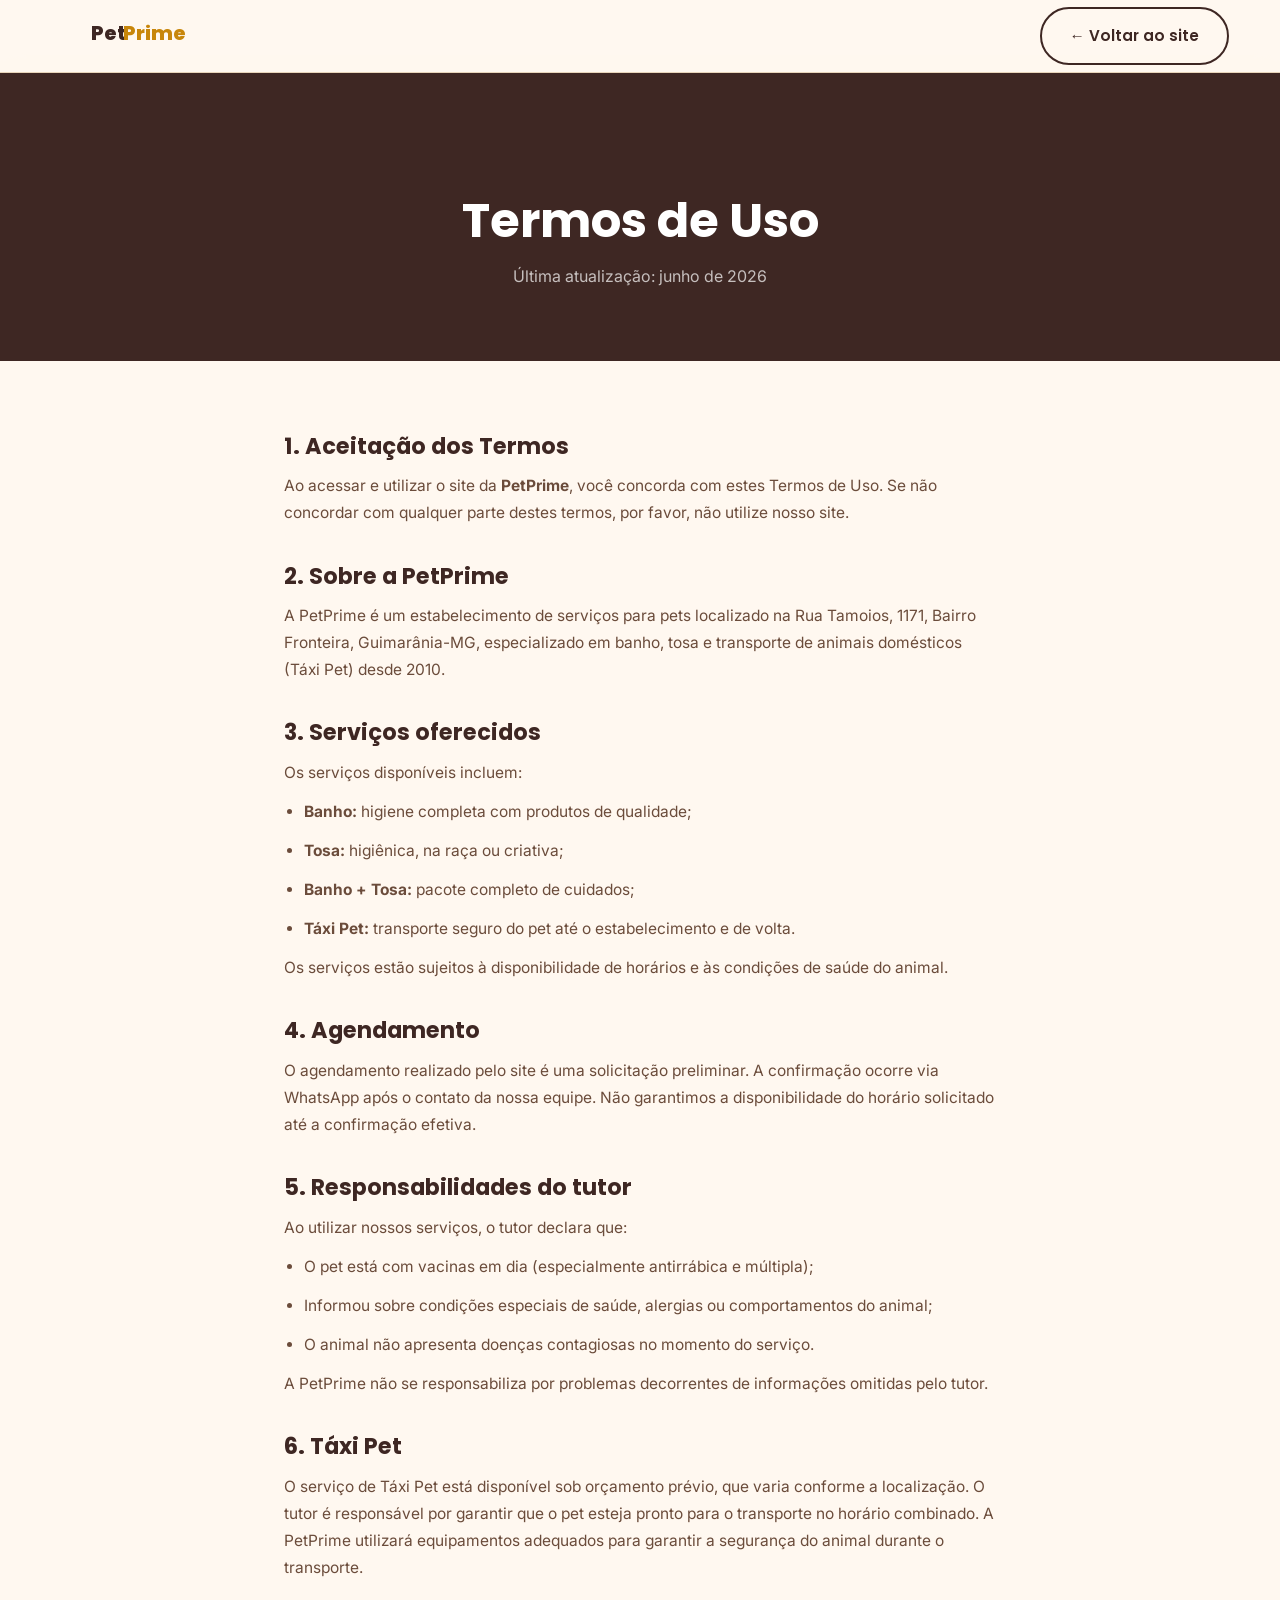
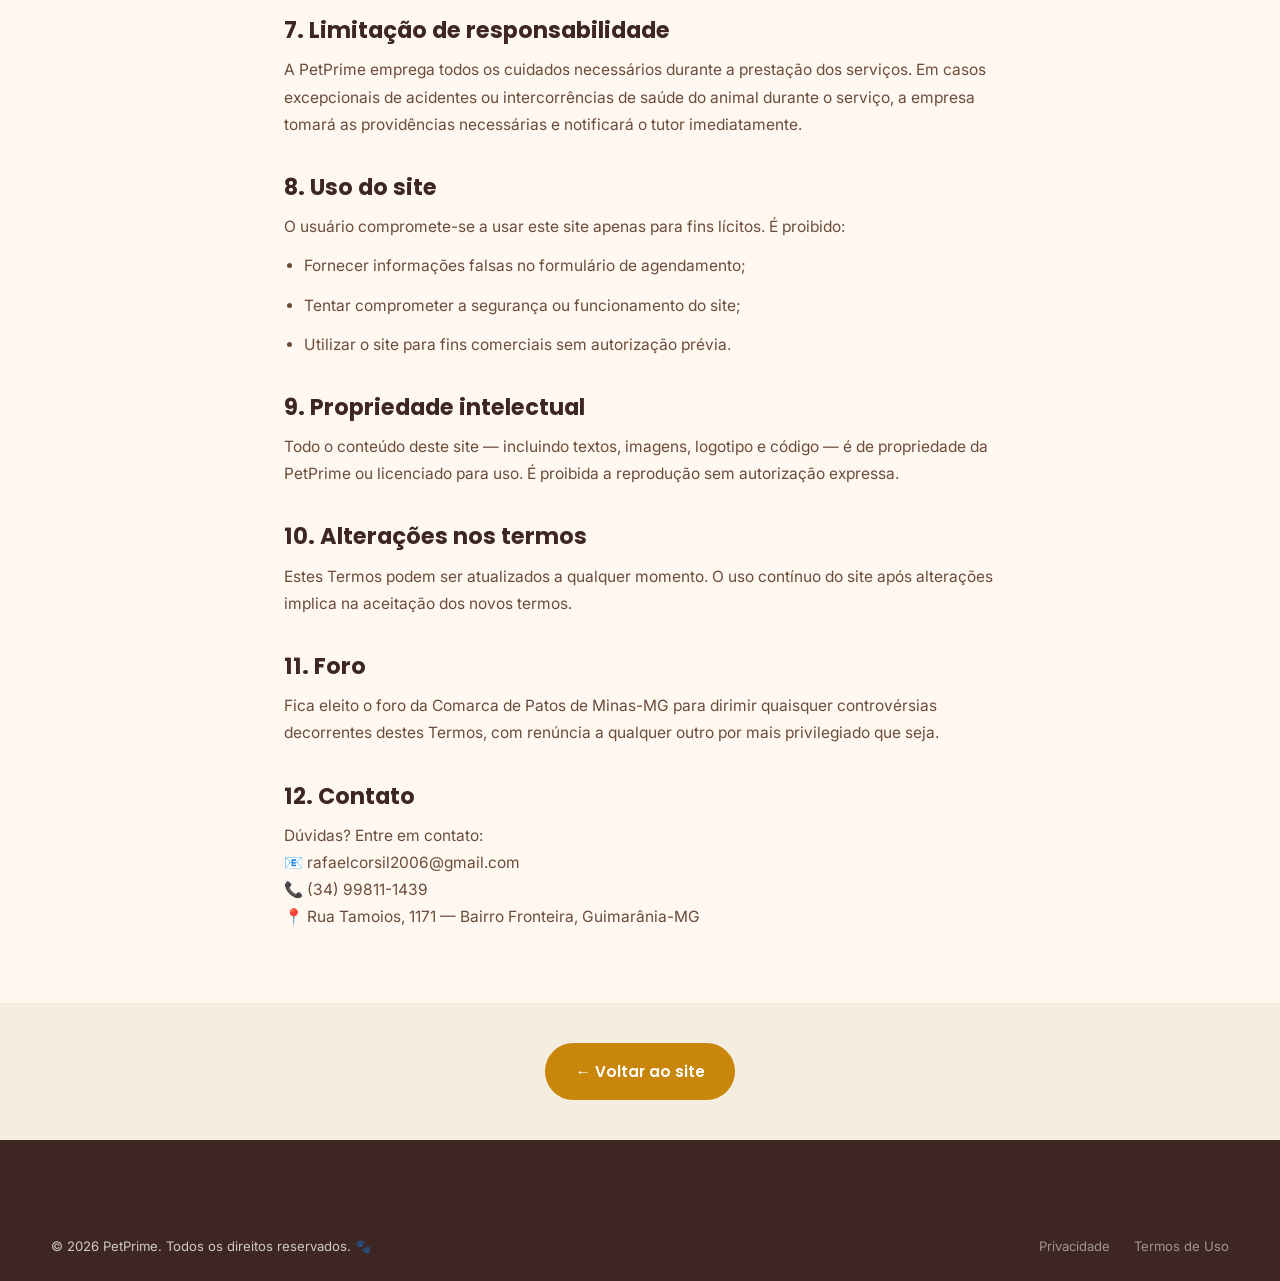
<file: pages/termos.html>
<!DOCTYPE html>
<html lang="pt-BR">
<head>
  <meta charset="UTF-8"/>
  <meta name="viewport" content="width=device-width, initial-scale=1.0"/>
  <title>Termos de Uso — PetPrime</title>
  <meta name="description" content="Termos de Uso da PetPrime — Guimarânia-MG."/>
  <meta name="robots" content="noindex"/>
  <link rel="preconnect" href="https://fonts.googleapis.com"/>
  <link rel="preconnect" href="https://fonts.gstatic.com" crossorigin/>
  <link rel="stylesheet" href="https://fonts.googleapis.com/css2?family=Poppins:wght@400;500;600;700;800&family=Inter:wght@400;500;600&display=swap"/>
  <link rel="stylesheet" href="../css/style.css"/>
  <link rel="icon" href="data:image/svg+xml,<svg xmlns='http://www.w3.org/2000/svg' viewBox='0 0 100 100'><text y='.9em' font-size='90'>🐾</text></svg>"/>
</head>
<body>

<header id="header">
  <div class="container">
    <div class="header-inner">
      <a href="../index.html" class="logo">
        <svg width="160" height="44" viewBox="0 0 160 44" fill="none" xmlns="http://www.w3.org/2000/svg">
          <text x="0" y="32" font-size="28">🐾</text>
          <text x="40" y="26" font-family="Poppins,sans-serif" font-size="20" font-weight="800" fill="#3E2723">Pet</text>
          <text x="72" y="26" font-family="Poppins,sans-serif" font-size="20" font-weight="800" fill="#C8860A">Prime</text>
        </svg>
      </a>
      <div class="header-cta">
        <a href="../index.html" class="btn btn-outline">← Voltar ao site</a>
      </div>
    </div>
  </div>
</header>

<div style="height:72px;"></div>

<div class="page-hero">
  <div class="container">
    <h1>Termos de Uso</h1>
    <p>Última atualização: junho de 2026</p>
  </div>
</div>

<div class="page-content">

  <h2>1. Aceitação dos Termos</h2>
  <p>Ao acessar e utilizar o site da <strong>PetPrime</strong>, você concorda com estes Termos de Uso. Se não concordar com qualquer parte destes termos, por favor, não utilize nosso site.</p>

  <h2>2. Sobre a PetPrime</h2>
  <p>A PetPrime é um estabelecimento de serviços para pets localizado na Rua Tamoios, 1171, Bairro Fronteira, Guimarânia-MG, especializado em banho, tosa e transporte de animais domésticos (Táxi Pet) desde 2010.</p>

  <h2>3. Serviços oferecidos</h2>
  <p>Os serviços disponíveis incluem:</p>
  <ul>
    <li><strong>Banho:</strong> higiene completa com produtos de qualidade;</li>
    <li><strong>Tosa:</strong> higiênica, na raça ou criativa;</li>
    <li><strong>Banho + Tosa:</strong> pacote completo de cuidados;</li>
    <li><strong>Táxi Pet:</strong> transporte seguro do pet até o estabelecimento e de volta.</li>
  </ul>
  <p>Os serviços estão sujeitos à disponibilidade de horários e às condições de saúde do animal.</p>

  <h2>4. Agendamento</h2>
  <p>O agendamento realizado pelo site é uma solicitação preliminar. A confirmação ocorre via WhatsApp após o contato da nossa equipe. Não garantimos a disponibilidade do horário solicitado até a confirmação efetiva.</p>

  <h2>5. Responsabilidades do tutor</h2>
  <p>Ao utilizar nossos serviços, o tutor declara que:</p>
  <ul>
    <li>O pet está com vacinas em dia (especialmente antirrábica e múltipla);</li>
    <li>Informou sobre condições especiais de saúde, alergias ou comportamentos do animal;</li>
    <li>O animal não apresenta doenças contagiosas no momento do serviço.</li>
  </ul>
  <p>A PetPrime não se responsabiliza por problemas decorrentes de informações omitidas pelo tutor.</p>

  <h2>6. Táxi Pet</h2>
  <p>O serviço de Táxi Pet está disponível sob orçamento prévio, que varia conforme a localização. O tutor é responsável por garantir que o pet esteja pronto para o transporte no horário combinado. A PetPrime utilizará equipamentos adequados para garantir a segurança do animal durante o transporte.</p>

  <h2>7. Limitação de responsabilidade</h2>
  <p>A PetPrime emprega todos os cuidados necessários durante a prestação dos serviços. Em casos excepcionais de acidentes ou intercorrências de saúde do animal durante o serviço, a empresa tomará as providências necessárias e notificará o tutor imediatamente.</p>

  <h2>8. Uso do site</h2>
  <p>O usuário compromete-se a usar este site apenas para fins lícitos. É proibido:</p>
  <ul>
    <li>Fornecer informações falsas no formulário de agendamento;</li>
    <li>Tentar comprometer a segurança ou funcionamento do site;</li>
    <li>Utilizar o site para fins comerciais sem autorização prévia.</li>
  </ul>

  <h2>9. Propriedade intelectual</h2>
  <p>Todo o conteúdo deste site — incluindo textos, imagens, logotipo e código — é de propriedade da PetPrime ou licenciado para uso. É proibida a reprodução sem autorização expressa.</p>

  <h2>10. Alterações nos termos</h2>
  <p>Estes Termos podem ser atualizados a qualquer momento. O uso contínuo do site após alterações implica na aceitação dos novos termos.</p>

  <h2>11. Foro</h2>
  <p>Fica eleito o foro da Comarca de Patos de Minas-MG para dirimir quaisquer controvérsias decorrentes destes Termos, com renúncia a qualquer outro por mais privilegiado que seja.</p>

  <h2>12. Contato</h2>
  <p>Dúvidas? Entre em contato:<br>
  📧 <a href="mailto:rafaelcorsil2006@gmail.com">rafaelcorsil2006@gmail.com</a><br>
  📞 <a href="https://wa.me/5534998111439">(34) 99811-1439</a><br>
  📍 Rua Tamoios, 1171 — Bairro Fronteira, Guimarânia-MG</p>

</div>

<div style="text-align:center;padding:40px 0;background:var(--cream-dk);">
  <a href="../index.html" class="btn btn-primary">← Voltar ao site</a>
</div>

<footer id="footer">
  <div class="container">
    <div class="footer-bottom" style="border-top:none;padding:24px 0;">
      <p>© PetPrime. Todos os direitos reservados. 🐾</p>
      <div class="footer-bottom-links">
        <a href="privacidade.html">Privacidade</a>
        <a href="termos.html">Termos de Uso</a>
      </div>
    </div>
  </div>
</footer>

<script src="../js/main.js"></script>
</body>
</html>
</file>
<file: css/style.css>
/* ============================================================
   PetPrime — Design System
   Paleta: dourado #C8860A | marrom #3E2723 | bege #FFF8F0
   Tipografia: Poppins (display) + Inter (body)
============================================================ */

/* ── Reset & Base ── */
*, *::before, *::after { 
  box-sizing: border-box; 
  margin: 0; 
  padding: 0; 
}

:root {
  --gold:      #C8860A;
  --gold-lt:   #E9A92A;
  --gold-dk:   #9A6508;
  --brown:     #3E2723;
  --brown-lt:  #5D4037;
  --cream:     #FFF8F0;
  --cream-dk:  #F5EDDF;
  --white:     #FFFFFF;
  --text:      #2C1A10;
  --text-muted:#6B4C3B;
  --border:    #E8D5BA;
  --shadow:    0 4px 24px rgba(62,39,35,.10);
  --shadow-lg: 0 12px 48px rgba(62,39,35,.16);
  --radius:    16px;
  --radius-sm: 10px;
  --transition: .28s cubic-bezier(.4,0,.2,1);
}

html { 
  scroll-behavior: smooth; 
  font-size: 16px; 
}

body {
  font-family: 'Inter', sans-serif;
  background: var(--cream);
  color: var(--text);
  line-height: 1.65;
  overflow-x: hidden;
}

h1,h2,h3,h4,h5 {
  font-family: 'Poppins', sans-serif;
  line-height: 1.22;
  color: var(--brown);
}

img { 
  max-width: 100%; 
  display: block; 
}

a { 
  text-decoration: none; 
  color: inherit; 
}
ul { 
  list-style: none; 
}

/* ── Utilities ── */
.container { 
  width: 92%; 
  max-width: 1180px; 
  margin: 0 auto; 
}

.section { 
  padding: 96px 0; 
}

.section-label {
  display: inline-flex;
  align-items: center;
  gap: 8px;
  font-family: 'Poppins', sans-serif;
  font-size: .75rem;
  font-weight: 700;
  letter-spacing: .12em;
  text-transform: uppercase;
  color: var(--gold);
  margin-bottom: 12px;
}

.section-label::before {
  content: '';
  display: block;
  width: 28px;
  height: 2px;
  background: var(--gold);
  border-radius: 2px;
}

.section-title {
  font-size: clamp(1.75rem, 3.5vw, 2.75rem);
  font-weight: 800;
  margin-bottom: 16px;
}

.section-sub {
  font-size: 1.05rem;
  color: var(--text-muted);
  max-width: 560px;
}

.text-center { 
  text-align: center; 
}

.text-center .section-label { 
  justify-content: center; 
}

.text-center .section-sub { 
  margin: 0 auto; 
}

/* ── Patinha (signature element) ── */
.paw {
  display: inline-block;
  font-size: 1.1em;
  color: var(--gold);
  vertical-align: -.05em;
}

.paw-divider {
  display: flex;
  align-items: center;
  gap: 12px;
  color: var(--gold);
  opacity: .45;
  margin: 48px 0;
}

.paw-divider::before,
.paw-divider::after {
  content: '';
  flex: 1;
  height: 1px;
  background: var(--gold);
}

/* ── Buttons ── */
.btn {
  display: inline-flex;
  align-items: center;
  gap: 8px;
  padding: 14px 28px;
  border-radius: 100px;
  font-family: 'Poppins', sans-serif;
  font-size: .95rem;
  font-weight: 600;
  cursor: pointer;
  border: 2px solid transparent;
  transition: var(--transition);
  white-space: nowrap;
}

.btn-primary {
  background: var(--gold);
  color: var(--white);
  border-color: var(--gold);
}

.btn-primary:hover {
  background: var(--gold-dk);
  border-color: var(--gold-dk);
  transform: translateY(-2px);
  box-shadow: 0 6px 24px rgba(200,134,10,.35);
}

.btn-outline {
  background: transparent;
  color: var(--brown);
  border-color: var(--brown);
}

.btn-outline:hover {
  background: var(--brown);
  color: var(--white);
  transform: translateY(-2px);
}

.btn-white {
  background: var(--white);
  color: var(--gold-dk);
  border-color: var(--white);
}
.btn-white:hover {
  background: var(--cream);
  transform: translateY(-2px);
  box-shadow: 0 6px 24px rgba(255,255,255,.3);
}

/* ── Header ── */
#header {
  position: fixed;
  top: 0; left: 0; right: 0;
  z-index: 1000;
  background: rgba(255,248,240,.95);
  backdrop-filter: blur(12px);
  -webkit-backdrop-filter: blur(12px);
  border-bottom: 1px solid var(--border);
  transition: box-shadow var(--transition);
}

#header.scrolled { 
  box-shadow: var(--shadow); 
}

.header-inner {
  display: flex;
  align-items: center;
  justify-content: space-between;
  height: 72px;
}

.logo {
  display: flex;
  align-items: center;
  gap: 12px;
}

.logo img { 
  height: 100px; 
  width: auto; 
}

/* Logo no hero — escondida no desktop */
.hero-logo-mobile {
  display: none;
}

nav ul {
  display: flex;
  align-items: center;
  gap: 32px;
}

nav a {
  font-family: 'Poppins', sans-serif;
  font-size: .9rem;
  font-weight: 500;
  color: var(--brown-lt);
  position: relative;
  padding: 1px 0;
  transition: color var(--transition);
}

nav a::after {
  content: '';
  position: absolute;
  bottom: -2px; left: 0;
  width: 0; height: 2px;
  background: var(--gold);
  border-radius: 2px;
  transition: width var(--transition);
}

nav a:hover { 
  color: var(--gold); 
}
nav a:hover::after { 
  width: 100%; 
}

.header-cta { display: flex; align-items: center; gap: 12px; }

/* Hamburguer */
.hamburger {
  display: none;
  flex-direction: column;
  gap: 5px;
  cursor: pointer;
  padding: 4px;
  background: none;
  border: none;
}

.hamburger span {
  display: block;
  width: 26px;
  height: 2px;
  background: var(--brown);
  border-radius: 2px;
  transition: var(--transition);
}

.hamburger.active span:nth-child(1) { 
  transform: rotate(45deg) translate(5px,5px); 
}

.hamburger.active span:nth-child(2) { 
  opacity: 0; 
  transform: scaleX(0); 
}
.hamburger.active span:nth-child(3) { 
  transform: rotate(-45deg) translate(5px,-5px); 
}

/* Mobile nav */
.mobile-nav {
  display: none;
  position: fixed;
  top: 72px; left: 0; right: 0;
  background: var(--cream);
  border-bottom: 1px solid var(--border);
  padding: 24px;
  z-index: 999;
  transform: translateY(-100%);
  opacity: 0;
  transition: var(--transition);
}

.mobile-nav.open {
  transform: translateY(0);
  opacity: 1;
}

.mobile-nav ul { 
  flex-direction: column; 
  align-items: flex-start; 
  gap: 0; 
}

.mobile-nav ul li { 
  width: 100%; 
  border-bottom: 1px solid var(--border); 
}

.mobile-nav ul a {
  display: block;
  padding: 14px 0;
  font-size: 1rem;
  font-weight: 600;
}

.mobile-nav .btn { 
  width: 100%; 
  justify-content: center; 
  margin-top: 20px; 
}

/* ── Hero ── */
#hero {
  min-height: 100svh;
  padding-top: 72px;
  display: grid;
  grid-template-columns: 1fr 1fr;
  align-items: center;
  overflow: hidden;
  position: relative;
  background: linear-gradient(135deg, var(--cream) 60%, var(--cream-dk) 100%);
}

.hero-bg-paw {
  position: absolute;
  font-size: 320px;
  opacity: .04;
  right: -60px;
  top: 50%;
  transform: translateY(-50%) rotate(-12deg);
  pointer-events: none;
  user-select: none;
  line-height: 1;
}

.hero-content {
  padding: 80px 0 80px 5%;
  position: relative;
  z-index: 1;
}

.hero-badge {
  display: inline-flex;
  align-items: center;
  gap: 8px;
  background: rgba(200,134,10,.12);
  border: 1px solid rgba(200,134,10,.3);
  border-radius: 100px;
  padding: 6px 16px;
  font-family: 'Poppins', sans-serif;
  font-size: .8rem;
  font-weight: 600;
  color: var(--gold-dk);
  margin-bottom: 24px;
}

.hero-title {
  font-size: clamp(2.2rem, 5vw, 3.8rem);
  font-weight: 800;
  line-height: 1.12;
  margin-bottom: 20px;
  color: var(--brown);
}

.hero-title span {
  color: var(--gold);
  position: relative;
}

.hero-title span::after {
  content: '';
  position: absolute;
  bottom: 2px; left: 0; right: 0;
  height: 6px;
  background: rgba(200,134,10,.18);
  border-radius: 3px;
}

.hero-sub {
  font-size: 1.1rem;
  color: var(--text-muted);
  margin-bottom: 36px;
  max-width: 480px;
}

.hero-cta {
  display: flex;
  flex-wrap: wrap;
  gap: 14px;
  margin-bottom: 52px;
}

.hero-stats {
  display: flex;
  gap: 40px;
}

.hero-stat { 
  text-align: left; 
}

.hero-stat strong {
  display: block;
  font-family: 'Poppins', sans-serif;
  font-size: 2rem;
  font-weight: 800;
  color: var(--gold);
  line-height: 1;
}

.hero-stat span {
  font-size: .82rem;
  color: var(--text-muted);
  font-weight: 500;
}

.hero-image {
  position: relative;
  height: 100%;
  min-height: 600px;
}

.hero-image img {
  width: 100%;
  height: 100%;
  object-fit: cover;
  object-position: center top;
}

.hero-image::before {
  content: '';
  position: absolute;
  inset: 0;
  background: linear-gradient(90deg, var(--cream) 0%, transparent 25%);
  z-index: 1;
}

.hero-float-card {
  position: absolute;
  bottom: 48px;
  left: -28px;
  z-index: 2;
  background: var(--white);
  border-radius: var(--radius);
  padding: 16px 20px;
  box-shadow: var(--shadow-lg);
  display: flex;
  align-items: center;
  gap: 14px;
  border-left: 4px solid var(--gold);
  animation: float 3s ease-in-out infinite;
}

@keyframes float {
  0%,100% { transform: translateY(0); }
  50%      { transform: translateY(-8px); }
}

.hero-float-card .icon { 
  font-size: 2rem; 
}

.hero-float-card .info strong {
  display: block;
  font-family: 'Poppins', sans-serif;
  font-size: .95rem;
  font-weight: 700;
  color: var(--brown);
}

.hero-float-card .info span {
  font-size: .8rem;
  color: var(--gold);
  font-weight: 600;
}

/* ── Sobre Nós ── */
#sobre {
  background: var(--white);
}

.sobre-grid {
  display: grid;
  grid-template-columns: 1fr 1fr;
  gap: 72px;
  align-items: center;
}

.sobre-images {
  position: relative;
}

.sobre-img-main {
  border-radius: var(--radius);
  overflow: hidden;
  box-shadow: var(--shadow-lg);
}

.sobre-img-main img {
  width: 100%;
  height: 460px;
  object-fit: cover;
}

.sobre-img-secondary {
  position: absolute;
  bottom: -28px;
  right: -28px;
  width: 200px;
  border-radius: var(--radius-sm);
  overflow: hidden;
  box-shadow: var(--shadow-lg);
  border: 4px solid var(--white);
}

.sobre-img-secondary img {
  width: 100%;
  height: 160px;
  object-fit: cover;
}

.sobre-badge-anos {
  position: absolute;
  top: 24px;
  right: 24px;
  background: var(--gold);
  color: var(--white);
  border-radius: 50%;
  width: 88px;
  height: 88px;
  display: flex;
  flex-direction: column;
  align-items: center;
  justify-content: center;
  font-family: 'Poppins', sans-serif;
  box-shadow: var(--shadow);
}

.sobre-badge-anos strong { 
  font-size: 1.8rem; 
  font-weight: 800; 
  line-height: 1; 
}

.sobre-badge-anos span { 
  font-size: .62rem; 
  font-weight: 600; 
  text-transform: uppercase; 
  letter-spacing: .06em; 
  text-align: center; 
  line-height: 1.3; 
}

.sobre-content { 
  padding: 0; 
}

.sobre-text {
  font-size: 1rem;
  color: var(--text-muted);
  margin-bottom: 16px;
}

.equipe {
  margin-top: 36px;
}

.equipe-title {
  font-size: .85rem;
  font-weight: 700;
  text-transform: uppercase;
  letter-spacing: .1em;
  color: var(--gold);
  margin-bottom: 16px;
}

.equipe-cards {
  display: flex;
  gap: 16px;
}

.equipe-card {
  display: flex;
  align-items: center;
  gap: 12px;
  background: var(--cream);
  border-radius: var(--radius-sm);
  padding: 12px 16px;
  flex: 1;
}

.equipe-card img {
  width: 52px;
  height: 52px;
  border-radius: 50%;
  object-fit: cover;
  border: 2px solid var(--gold);
}

.equipe-card strong {
  display: block;
  font-family: 'Poppins', sans-serif;
  font-size: .88rem;
  font-weight: 700;
  color: var(--brown);
}

.equipe-card span {
  font-size: .78rem;
  color: var(--text-muted);
}

/* ── Serviços ── */
#servicos { background: var(--cream); }

.servicos-grid {
  display: grid;
  grid-template-columns: repeat(auto-fit, minmax(260px, 1fr));
  gap: 24px;
  margin-top: 56px;
}

.servico-card {
  background: var(--white);
  border-radius: var(--radius);
  overflow: hidden;
  box-shadow: var(--shadow);
  transition: var(--transition);
  cursor: pointer;
  position: relative;
}

.servico-card:hover {
  transform: translateY(-8px);
  box-shadow: var(--shadow-lg);
}

.servico-card:hover .servico-img img {
  transform: scale(1.06);
}


.servico-img {
  height: 220px;
  overflow: hidden;
  position: relative;
}

.servico-img img {
  width: 100%;
  height: 100%;
  object-fit: cover;
  transition: transform .5s ease;
}

.servico-tag {
  position: absolute;
  top: 16px;
  right: 16px;
  background: var(--gold);
  color: var(--white);
  border-radius: 100px;
  padding: 4px 12px;
  font-family: 'Poppins', sans-serif;
  font-size: .72rem;
  font-weight: 700;
  text-transform: uppercase;
  letter-spacing: .06em;
}

.servico-body { 
  padding: 24px; 
}

.servico-icon {
  font-size: 2rem;
  margin-bottom: 12px;
  display: block;
}

.servico-body h3 {
  font-size: 1.2rem;
  font-weight: 700;
  margin-bottom: 8px;
}

.servico-body p {
  font-size: .9rem;
  color: var(--text-muted);
  margin-bottom: 20px;
  line-height: 1.6;
}

.servico-link {
  display: inline-flex;
  align-items: center;
  gap: 6px;
  color: var(--gold);
  font-family: 'Poppins', sans-serif;
  font-size: .88rem;
  font-weight: 600;
  transition: gap var(--transition);
}

.servico-link:hover { 
  gap: 10px; 
}

/* ── Agendamento ── */
#agendamento {
  background: linear-gradient(135deg, var(--brown) 0%, var(--brown-lt) 100%);
  position: relative;
  overflow: hidden;
}

#agendamento::before {
  content: '🐾';
  position: absolute;
  font-size: 400px;
  opacity: .04;
  right: -80px;
  top: 50%;
  transform: translateY(-50%);
  pointer-events: none;
}

.agendamento-grid {
  display: grid;
  grid-template-columns: 1fr 1.4fr;
  gap: 72px;
  align-items: center;
}

.agendamento-info h2 { 
  color: var(--white); 
}

.agendamento-info .section-label { 
  color: var(--gold-lt); 
}

.agendamento-info .section-label::before { 
  background: var(--gold-lt); 
}

.agendamento-info p {
  color: rgba(255,255,255,.72);
  margin-bottom: 32px;
  font-size: 1rem;
}

.agendamento-features {
  display: flex;
  flex-direction: column;
  gap: 14px;
}

.agendamento-feature {
  display: flex;
  align-items: center;
  gap: 12px;
  color: rgba(255,255,255,.85);
  font-size: .95rem;
}

.agendamento-feature span:first-child {
  font-size: 1.25rem;
  flex-shrink: 0;
}

.form-card {
  background: var(--white);
  border-radius: var(--radius);
  padding: 40px;
  box-shadow: var(--shadow-lg);
}

.form-card h3 {
  font-size: 1.35rem;
  font-weight: 700;
  margin-bottom: 28px;
}

.form-row {
  display: grid;
  grid-template-columns: 1fr 1fr;
  gap: 16px;
}

.form-group {
  display: flex;
  flex-direction: column;
  gap: 6px;
  margin-bottom: 16px;
}

.form-group label {
  font-family: 'Poppins', sans-serif;
  font-size: .82rem;
  font-weight: 600;
  color: var(--text-muted);
  text-transform: uppercase;
  letter-spacing: .06em;
}

.form-group input,
.form-group select,
.form-group textarea {
  padding: 12px 16px;
  border: 1.5px solid var(--border);
  border-radius: var(--radius-sm);
  font-family: 'Inter', sans-serif;
  font-size: .95rem;
  color: var(--text);
  background: var(--cream);
  transition: border-color var(--transition), box-shadow var(--transition);
  outline: none;
}

.form-group input:focus,
.form-group select:focus,
.form-group textarea:focus {
  border-color: var(--gold);
  box-shadow: 0 0 0 3px rgba(200,134,10,.15);
  background: var(--white);
}

.form-group input.error,
.form-group select.error { 
  border-color: #E53935; 
}

.form-error {
  font-size: .78rem;
  color: #E53935;
  display: none;
}

.form-error.show { 
  display: block; 
}

.taxi-check {
  display: flex;
  align-items: flex-start;
  gap: 10px;
  background: var(--cream);
  border-radius: var(--radius-sm);
  padding: 14px 16px;
  margin-bottom: 16px;
  border: 1.5px solid var(--border);
  cursor: pointer;
  transition: border-color var(--transition);
}

.taxi-check:has(input:checked) { 
  border-color: var(--gold); 
  background: rgba(200,134,10,.06); 
}

.taxi-check input { 
  margin-top: 3px; 
  accent-color: var(--gold); 
}

.taxi-check-label { 
  font-size: .9rem; 
  color: var(--text-muted); 
  line-height: 1.5; 
}

.taxi-check-label strong { 
  color: var(--brown); 
  display: block; 
  font-family: 'Poppins', sans-serif; 
  font-size: .92rem; 
}

.form-submit { 
  width: 100%; 
  justify-content: center; 
  padding: 16px; 
  font-size: 1rem; 
}

/* ── Indicador de progresso (steps) ── */
.form-steps {
  display: flex;
  align-items: center;
  margin-bottom: 32px;
}

.form-step {
  display: flex;
  flex-direction: column;
  align-items: center;
  gap: 6px;
  flex-shrink: 0;
}

.form-step-circle {
  width: 32px;
  height: 32px;
  border-radius: 50%;
  background: var(--cream-dk);
  border: 1.5px solid var(--border);
  color: var(--text-muted);
  display: flex;
  align-items: center;
  justify-content: center;
  font-family: 'Poppins', sans-serif;
  font-size: .85rem;
  font-weight: 700;
  transition: var(--transition);
}

.form-step-label {
  font-size: .68rem;
  font-weight: 600;
  color: var(--text-muted);
  text-transform: uppercase;
  letter-spacing: .04em;
  white-space: nowrap;
}

.form-step.active .form-step-circle {
  background: var(--gold);
  border-color: var(--gold);
  color: var(--white);
}

.form-step.active .form-step-label {
  color: var(--brown);
}

.form-step.done .form-step-circle {
  background: var(--gold);
  border-color: var(--gold);
  color: var(--white);
  font-size: 0;
}

.form-step.done .form-step-circle::before {
  content: '✓';
  font-size: .9rem;
}

.form-step.done .form-step-label {
  color: var(--gold-dk);
}

.form-step-line {
  flex: 1;
  height: 2px;
  background: var(--border);
  margin: 0 4px;
  margin-bottom: 18px;
  border-radius: 2px;
  transition: background .4s ease;
}

.form-step-line.done {
  background: var(--gold);
}

/* ── Etapas do formulário ── */
.form-stage {
  display: none;
  border: none;
  padding: 0;
  animation: stageIn .35s ease;
}

.form-stage.active {
  display: block;
}

@keyframes stageIn {
  from { opacity: 0; transform: translateX(8px); }
  to   { opacity: 1; transform: translateX(0); }
}

.form-stage-actions {
  display: flex;
  gap: 12px;
  margin-top: 8px;
}

.form-stage-actions .btn {
  flex: 1;
  justify-content: center;
}

.form-next {
  width: 100%;
  justify-content: center;
}

/* ── Input com check de validação ── */
.input-wrap {
  position: relative;
}

.input-wrap .input-check {
  position: absolute;
  right: 14px;
  top: 50%;
  transform: translateY(-50%) scale(.6);
  color: #2E7D32;
  font-size: 1rem;
  font-weight: 700;
  opacity: 0;
  transition: var(--transition);
  pointer-events: none;
}

.input-wrap input.valid ~ .input-check,
.input-wrap select.valid ~ .input-check {
  opacity: 1;
  transform: translateY(-50%) scale(1);
}

.input-wrap input.valid,
.input-wrap select.valid {
  border-color: #2E7D32;
  padding-right: 38px;
}

.form-hint {
  font-size: .78rem;
  color: var(--text-muted);
  margin-top: 2px;
  display: block;
}

.form-charcount {
  display: block;
  text-align: right;
  font-size: .75rem;
  color: var(--text-muted);
  margin-top: 4px;
}

/* ── Endereço Táxi Pet (condicional) ── */
.taxi-endereco {
  animation: stageIn .3s ease;
}

/* ── Resumo / confirmação ── */
.resumo-card {
  background: var(--cream);
  border: 1.5px solid var(--border);
  border-radius: var(--radius-sm);
  padding: 20px;
  margin-bottom: 8px;
}

.resumo-row {
  display: flex;
  justify-content: space-between;
  align-items: flex-start;
  gap: 12px;
  padding: 10px 0;
  border-bottom: 1px solid var(--cream-dk);
}

.resumo-row:last-child {
  border-bottom: none;
}

.resumo-label {
  font-family: 'Poppins', sans-serif;
  font-size: .78rem;
  font-weight: 600;
  color: var(--text-muted);
  text-transform: uppercase;
  letter-spacing: .04em;
  flex-shrink: 0;
}

.resumo-value {
  font-size: .92rem;
  font-weight: 600;
  color: var(--brown);
  text-align: right;
}

/* ── Preview de preço em tempo real (Etapa 2) ── */
.preco-preview {
  background: rgba(200,134,10,.07);
  border: 1.5px solid rgba(200,134,10,.3);
  border-radius: var(--radius-sm);
  padding: 16px 18px;
  margin-top: 16px;
  animation: stageIn .3s ease;
}

.preco-preview-title {
  font-family: 'Poppins', sans-serif;
  font-size: .82rem;
  font-weight: 700;
  color: var(--gold-dk);
  text-transform: uppercase;
  letter-spacing: .06em;
  margin-bottom: 10px;
}

.preco-linha {
  display: flex;
  justify-content: space-between;
  font-size: .88rem;
  color: var(--text-muted);
  padding: 3px 0;
}

.preco-linha.destaque {
  color: var(--brown);
  font-weight: 600;
}

.preco-preview-total {
  margin-top: 10px;
  padding-top: 10px;
  border-top: 1.5px dashed rgba(200,134,10,.4);
  font-size: .95rem;
  color: var(--brown);
  text-align: right;
}

.preco-preview-total strong {
  font-family: 'Poppins', sans-serif;
  font-size: 1.2rem;
  color: var(--gold-dk);
}

/* ── Detalhamento de preço na Etapa 4 ── */
.preco-resumo {
  background: var(--white);
  border: 1.5px solid var(--gold);
  border-radius: var(--radius-sm);
  padding: 18px 20px;
  margin: 12px 0 8px;
}

.preco-resumo-titulo {
  font-family: 'Poppins', sans-serif;
  font-size: .88rem;
  font-weight: 700;
  color: var(--gold-dk);
  margin-bottom: 10px;
  display: flex;
  align-items: center;
  gap: 6px;
}

.preco-resumo-linha {
  display: flex;
  justify-content: space-between;
  font-size: .88rem;
  color: var(--text-muted);
  padding: 4px 0;
  border-bottom: 1px solid var(--cream-dk);
}

.preco-resumo-linha:last-of-type {
  border-bottom: none;
}

.preco-resumo-total {
  display: flex;
  justify-content: space-between;
  align-items: center;
  margin-top: 10px;
  padding-top: 10px;
  border-top: 2px solid var(--gold);
  font-family: 'Poppins', sans-serif;
  font-weight: 700;
  font-size: 1rem;
  color: var(--brown);
}

.preco-resumo-total span {
  font-size: 1.25rem;
  color: var(--gold-dk);
}

/* Aviso valor estimado */
.preco-aviso {
  font-size: .78rem;
  color: var(--text-muted);
  background: var(--cream-dk);
  border-radius: var(--radius-sm);
  padding: 10px 14px;
  margin-bottom: 16px;
  line-height: 1.5;
  border-left: 3px solid var(--gold);
}

/* Campo opcional label */
.form-optional {
  font-size: .72rem;
  font-weight: 400;
  color: var(--text-muted);
  text-transform: lowercase;
  font-family: 'Inter', sans-serif;
  margin-left: 4px;
}

.resumo-edit {
  display: inline-flex;
  align-items: center;
  gap: 6px;
  margin-top: 16px;
  font-size: .82rem;
  font-weight: 600;
  color: var(--gold-dk);
  cursor: pointer;
  background: none;
  border: none;
  padding: 0;
  font-family: 'Poppins', sans-serif;
}

.resumo-edit:hover {
  text-decoration: underline;
}

.resumo-taxi-badge {
  display: inline-flex;
  align-items: center;
  gap: 6px;
  background: rgba(200,134,10,.12);
  color: var(--gold-dk);
  padding: 4px 12px;
  border-radius: 100px;
  font-size: .8rem;
  font-weight: 700;
  margin-top: 4px;
}

/* ── Depoimentos ── */
#depoimentos { 
  background: var(--white); 
}

.rating-hero {
  display: flex;
  align-items: center;
  gap: 20px;
  margin-bottom: 48px;
  padding: 28px 36px;
  background: var(--cream);
  border-radius: var(--radius);
  border-left: 5px solid var(--gold);
  flex-wrap: wrap;
}

.rating-score {
  font-family: 'Poppins', sans-serif;
  font-size: 4rem;
  font-weight: 800;
  color: var(--gold);
  line-height: 1;
}

.rating-details { 
  flex: 1; 
}

.stars { 
  font-size: 1.4rem; 
  letter-spacing: 3px; 
}

.rating-details p { 
  font-size: .9rem; 
  color: var(--text-muted); 
  margin-top: 4px; 
}

.depoimentos-grid {
  display: grid;
  grid-template-columns: repeat(auto-fit, minmax(300px, 1fr));
  gap: 24px;
}

.depo-card {
  background: var(--cream);
  border-radius: var(--radius);
  padding: 28px;
  transition: var(--transition);
  border: 1.5px solid transparent;
}

.depo-card:hover {
  border-color: var(--gold);
  transform: translateY(-4px);
  box-shadow: var(--shadow);
}

.depo-stars { 
  font-size: 1rem; 
  margin-bottom: 12px; 
  letter-spacing: 2px; 
}

.depo-text {
  font-size: .95rem;
  color: var(--text-muted);
  margin-bottom: 20px;
  line-height: 1.7;
  font-style: italic;
}

.depo-author {
  display: flex;
  align-items: center;
  gap: 12px;
}

.depo-avatar {
  width: 44px;
  height: 44px;
  border-radius: 50%;
  background: var(--gold);
  color: var(--white);
  display: flex;
  align-items: center;
  justify-content: center;
  font-family: 'Poppins', sans-serif;
  font-weight: 700;
  font-size: 1rem;
  flex-shrink: 0;
}

.depo-author-info strong {
  font-family: 'Poppins', sans-serif;
  font-size: .9rem;
  font-weight: 700;
  display: block;
  color: var(--brown);
}

.depo-author-info span {
  font-size: .78rem;
  color: var(--text-muted);
}

/* ── FAQ ── */
#faq { 
  background: var(--cream-dk); 
}

.faq-grid {
  display: grid;
  grid-template-columns: 1fr 1fr;
  gap: 60px;
  align-items: start;
  margin-top: 52px;
}

.faq-intro p { 
  color: var(--text-muted); 
  margin-bottom: 24px; 
  font-size: 1rem; 
}

.faq-list { 
  display: flex; 
  flex-direction: column; 
  gap: 12px; 
}

.faq-item {
  background: var(--white);
  border-radius: var(--radius-sm);
  border: 1.5px solid var(--border);
  overflow: hidden;
  transition: border-color var(--transition);
}

.faq-item.open { 
  border-color: var(--gold); 
}

.faq-question {
  display: flex;
  align-items: center;
  justify-content: space-between;
  padding: 18px 22px;
  cursor: pointer;
  font-family: 'Poppins', sans-serif;
  font-size: .95rem;
  font-weight: 600;
  color: var(--brown);
  gap: 12px;
  user-select: none;
}

.faq-question:hover { 
  color: var(--gold); 
}

.faq-arrow {
  width: 28px;
  height: 28px;
  border-radius: 50%;
  background: var(--cream);
  display: flex;
  align-items: center;
  justify-content: center;
  font-size: 1rem;
  flex-shrink: 0;
  transition: transform var(--transition), background var(--transition);
}

.faq-item.open .faq-arrow {
  transform: rotate(45deg);
  background: var(--gold);
  color: var(--white);
}

.faq-answer {
  max-height: 0;
  overflow: hidden;
  transition: max-height .4s ease, padding .3s ease;
}

.faq-item.open .faq-answer { 
  max-height: 300px; 
}

.faq-answer p {
  padding: 0 22px 20px;
  font-size: .9rem;
  color: var(--text-muted);
  line-height: 1.7;
}

/* ── Galeria ── */
#galeria { background: var(--white); }

.galeria-grid {
  display: grid;
  grid-template-columns: repeat(12, 1fr);
  grid-template-rows: auto auto;
  gap: 16px;
  margin-top: 52px;
}

.galeria-item {
  border-radius: var(--radius);
  overflow: hidden;
  position: relative;
  cursor: pointer;
}

.galeria-item img {
  width: 100%;
  height: 100%;
  object-fit: cover;
  transition: transform .5s ease;
}

.galeria-item:hover img { 
  transform: scale(1.06); 
}

.galeria-item::after {
  content: '🐾';
  position: absolute;
  inset: 0;
  background: rgba(62,39,35,.4);
  display: flex;
  align-items: center;
  justify-content: center;
  font-size: 2rem;
  opacity: 0;
  transition: opacity var(--transition);
}

.galeria-item:hover::after { 
  opacity: 1; 
}

.galeria-item:nth-child(1) { 
  grid-column: span 5; 
  height: 280px; 
}

.galeria-item:nth-child(2) { 
  grid-column: span 4; 
  height: 280px; 
}

.galeria-item:nth-child(3) { 
  grid-column: span 3; 
  height: 280px; 
}

.galeria-item:nth-child(4) { 
  grid-column: span 4; 
  height: 220px; 
}

.galeria-item:nth-child(5) { 
  grid-column: span 8; 
  height: 220px; 
}

/* ── Contato ── */
#contato { 
  background: var(--cream); 
}

.contato-grid {
  display: grid;
  grid-template-columns: 1fr 1.5fr;
  gap: 60px;
  align-items: start;
  margin-top: 52px;
}

.contato-info { 
  display: flex; 
  flex-direction: column; 
  gap: 24px; 
}

.contato-item {
  display: flex;
  gap: 16px;
  align-items: flex-start;
}

.contato-icon {
  width: 48px;
  height: 48px;
  border-radius: var(--radius-sm);
  background: rgba(200,134,10,.12);
  display: flex;
  align-items: center;
  justify-content: center;
  font-size: 1.3rem;
  flex-shrink: 0;
}

.contato-item strong {
  font-family: 'Poppins', sans-serif;
  font-size: .88rem;
  font-weight: 700;
  color: var(--gold);
  text-transform: uppercase;
  letter-spacing: .06em;
  display: block;
  margin-bottom: 4px;
}

.contato-item p, .contato-item a {
  font-size: .95rem;
  color: var(--text-muted);
  line-height: 1.6;
}

.contato-item a:hover { 
  color: var(--gold); 
}

.horarios {
  background: var(--white);
  border-radius: var(--radius);
  padding: 24px;
  border: 1.5px solid var(--border);
  margin-top: 8px;
}

.horarios h4 {
  font-size: 1rem;
  font-weight: 700;
  margin-bottom: 16px;
  display: flex;
  align-items: center;
  gap: 8px;
}

.horario-row {
  display: flex;
  justify-content: space-between;
  padding: 8px 0;
  border-bottom: 1px solid var(--cream-dk);
  font-size: .9rem;
}

.horario-row:last-child { 
  border-bottom: none; 
}

.horario-row .dia { 
  color: var(--text-muted); 
}

.horario-row .hora { 
  font-weight: 600; 
  color: var(--brown); 
}

.horario-row .fechado { 
  color: #E53935; 
  font-weight: 600; 
}

.map-container {
  border-radius: var(--radius);
  overflow: hidden;
  box-shadow: var(--shadow);
  height: 400px;
}

.map-container iframe {
  width: 100%;
  height: 100%;
  border: none;
}

/* ── WhatsApp Flutuante ── */
.whatsapp-icon {
  font-size: 1.8rem;
  border-radius: 50%;
  box-shadow: 0 4px 20px rgba(0, 0, 0, 0.281);
}

.whatsapp-float {
  position: fixed;
  bottom: 28px;
  right: 28px;
  z-index: 999;
  background: #25D366;
  color: var(--white);
  width: 60px;
  height: 60px;
  border-radius: 50%;
  display: flex;
  align-items: center;
  justify-content: center;
  font-size: .8rem;
  box-shadow: 0 4px 20px rgba(37,211,102,.5);
  text-decoration: none;
  animation: pulse-wpp 2s infinite;
  transition: transform var(--transition);
}

.whatsapp-float:hover { transform: scale(1.1); }
@keyframes pulse-wpp {
  0%,100% { box-shadow: 0 4px 20px rgba(37,211,102,.5); }
  50%      { box-shadow: 0 4px 40px rgba(37,211,102,.8); }
}

.whatsapp-tooltip {
  position: absolute;
  right: 72px;
  background: var(--brown);
  color: var(--white);
  padding: 2px 14px;
  border-radius: 100px;
  font-family: 'Poppins', sans-serif;
  font-size: .8rem;
  font-weight: 600;
  white-space: nowrap;
  opacity: 0;
  pointer-events: none;
  transition: opacity var(--transition);
}

.whatsapp-tooltip::after {
  content: '';
  position: absolute;
  left: 100%;
  top: 50%;
  transform: translateY(-50%);
  border: 6px solid transparent;
  border-left-color: var(--brown);
}

.whatsapp-float:hover .whatsapp-tooltip { 
  opacity: 1; 
}

/* ── Footer ── */
#footer {
  background: var(--brown);
  color: rgba(255,255,255,.75);
  padding: 72px 0 0;
}

.footer-grid {
  display: grid;
  grid-template-columns: 2fr 1fr 1fr 1.5fr;
  gap: 48px;
  padding-bottom: 56px;
  border-bottom: 1px solid rgba(255,255,255,.1);
}

.footer-brand img { 
  height: 150px; 
  margin-bottom: 6px;
  position: relative;
}

.footer-brand p { 
  font-size: .9rem; 
  line-height: 1.7; 
  max-width: 280px; 
}

.footer-social {
  display: flex;
  gap: 12px;
  margin-top: 20px;
}

.footer-social a {
  width: 38px;
  height: 38px;
  border-radius: 50%;
  background: rgba(255,255,255,.1);
  display: flex;
  align-items: center;
  justify-content: center;
  font-size: 1rem;
  transition: background var(--transition);
  text-decoration: none;
}

.footer-social a:hover { 
  background: var(--gold); 
}

.footer-col h4 {
  font-family: 'Poppins', sans-serif;
  font-size: .85rem;
  font-weight: 700;
  text-transform: uppercase;
  letter-spacing: .1em;
  color: var(--white);
  margin-bottom: 20px;
}

.footer-col ul { 
  display: flex; 
  flex-direction: 
  column; gap: 10px; 
}

.footer-col ul a {
  font-size: .9rem;
  color: rgba(255,255,255,.65);
  transition: color var(--transition);
}

.footer-col ul a:hover { 
  color: var(--gold); 
}

.footer-contact-item {
  display: flex;
  align-items: flex-start;
  gap: 10px;
  margin-bottom: 12px;
}

.footer-contact-item .icon { 
  font-size: 1rem; 
  margin-top: 2px; 
  flex-shrink: 0; 
}

.footer-contact-item p, .footer-contact-item a {
  font-size: .88rem;
  color: rgba(255,255,255,.65);
  line-height: 1.5;
}

.footer-contact-item a:hover { 
  color: var(--gold); 
}

.footer-bottom {
  padding: 20px 0;
  display: flex;
  align-items: center;
  justify-content: space-between;
  flex-wrap: wrap;
  gap: 12px;
}

.footer-bottom p { 
  font-size: .82rem; 
}

.footer-bottom a { 
  color: var(--gold-lt); 
}

.footer-bottom-links {
  display: flex;
  gap: 24px;
}

.footer-bottom-links a {
  font-size: .82rem;
  color: rgba(255,255,255,.5);
  transition: color var(--transition);
}

.footer-bottom-links a:hover { 
  color: var(--gold-lt); 
}


/* ── LGPD Banner ── */
#lgpd-banner {
  position: fixed;
  bottom: 0; left: 0; right: 0;
  z-index: 9999;
  background: var(--brown);
  color: var(--white);
  padding: 18px 0;
  border-top: 3px solid var(--gold);
  transform: translateY(100%);
  transition: transform .4s ease;
}

#lgpd-banner.show { 
  transform: translateY(0); 
}

.lgpd-inner {
  display: flex;
  align-items: center;
  justify-content: space-between;
  gap: 24px;
  flex-wrap: wrap;
}

.lgpd-inner p { 
  font-size: .88rem; 
  color: rgba(255,255,255,.8); 
  flex: 1; 
  min-width: 200px; 
}

.lgpd-inner a { 
  color: var(--gold-lt); 
}

.lgpd-actions { 
  display: flex; 
  gap: 12px; 
  flex-shrink: 0; 
}

/* ── Scroll Animations ── */
.fade-up {
  opacity: 0;
  transform: translateY(36px);
  transition: opacity .6s ease, transform .6s ease;
}

.fade-up.visible {
  opacity: 1;
  transform: translateY(0);
}

.fade-up-delay-1 { 
  transition-delay: .1s; 
}

.fade-up-delay-2 { 
  transition-delay: .2s; 
}
.fade-up-delay-3 { 
  transition-delay: .3s; 
}

.fade-up-delay-4 { 
  transition-delay: .4s; 
}

/* ── Responsive ── */
@media (max-width: 1024px) {
  #hero { grid-template-columns: 1fr; }
  .hero-image { display: none; }
  .hero-content { padding: 100px 0 80px; text-align: center; max-width: 600px; margin: 0 auto; }
  .hero-sub { margin: 0 auto 36px; }
  .hero-cta { justify-content: center; }
  .hero-stats { justify-content: center; }

  .sobre-grid { grid-template-columns: 1fr; }
  .sobre-images { display: none; }

  .agendamento-grid { grid-template-columns: 1fr; }
  .agendamento-info { text-align: center; }

  .faq-grid { grid-template-columns: 1fr; }

  .contato-grid { grid-template-columns: 1fr; }

  .footer-grid { grid-template-columns: 1fr 1fr; }
}

@media (max-width: 768px) {
  .section { padding: 72px 0; }

  nav, .header-cta .btn:not(.btn-primary) { display: none; }
  .hamburger { display: flex; }
  .mobile-nav { display: block; }

  /* Logo dentro do hero — só no mobile */
  .hero-logo-mobile {
    display: flex;
    justify-content: center;
    margin-bottom: 20px;
  }

  .hero-logo-mobile img {
    height: 160px;
    width: auto;
  }

  .form-row { grid-template-columns: 1fr; }

  .galeria-grid { grid-template-columns: 1fr 1fr; }
  .galeria-item { grid-column: span 1 !important; height: 180px !important; }

  .footer-grid { grid-template-columns: 1fr; }
  .footer-bottom { flex-direction: column; text-align: center; }

  .hero-stats { gap: 24px; }
  .equipe-cards { flex-direction: column; }

  .rating-hero { flex-direction: column; text-align: center; }
}

@media (max-width: 480px) {
  .btn { padding: 12px 20px; font-size: .88rem; }
  .form-card { padding: 24px 20px; }
  .sobre-badge-anos { width: 72px; height: 72px; }
  .sobre-badge-anos strong { font-size: 1.4rem; }

  .hero-logo-mobile img {
    height: 120px;
  }

  .form-step-label { display: none; }
  .form-steps { margin-bottom: 24px; }
  .form-stage-actions { flex-direction: column; }
  .resumo-row { flex-direction: column; gap: 2px; }
  .resumo-value { text-align: left; }
}

/* ── Pages (privacidade, termos) ── */
.page-hero {
  background: var(--brown);
  color: var(--white);
  padding: 120px 0 72px;
  text-align: center;
}

.page-hero h1 { 
  color: var(--white); 
  font-size: clamp(1.8rem,4vw,3rem); 
}

.page-hero p { 
  color: rgba(255,255,255,.7); 
  margin-top: 12px; 
}

.page-content {
  max-width: 760px;
  margin: 72px auto;
  padding: 0 24px;
}

.page-content h2 {
  font-size: 1.4rem;
  margin: 36px 0 12px;
  color: var(--brown);
}

.page-content p, .page-content li {
  font-size: .97rem;
  color: var(--text-muted);
  line-height: 1.75;
  margin-bottom: 12px;
}

.page-content ul { 
  padding-left: 20px; 
  list-style: disc; 
}

/* ── Reduced Motion ── */
@media (prefers-reduced-motion: reduce) {
  *, *::before, *::after { 
    animation: none !important; 
    transition: none !important; 
  }
}
</file>
